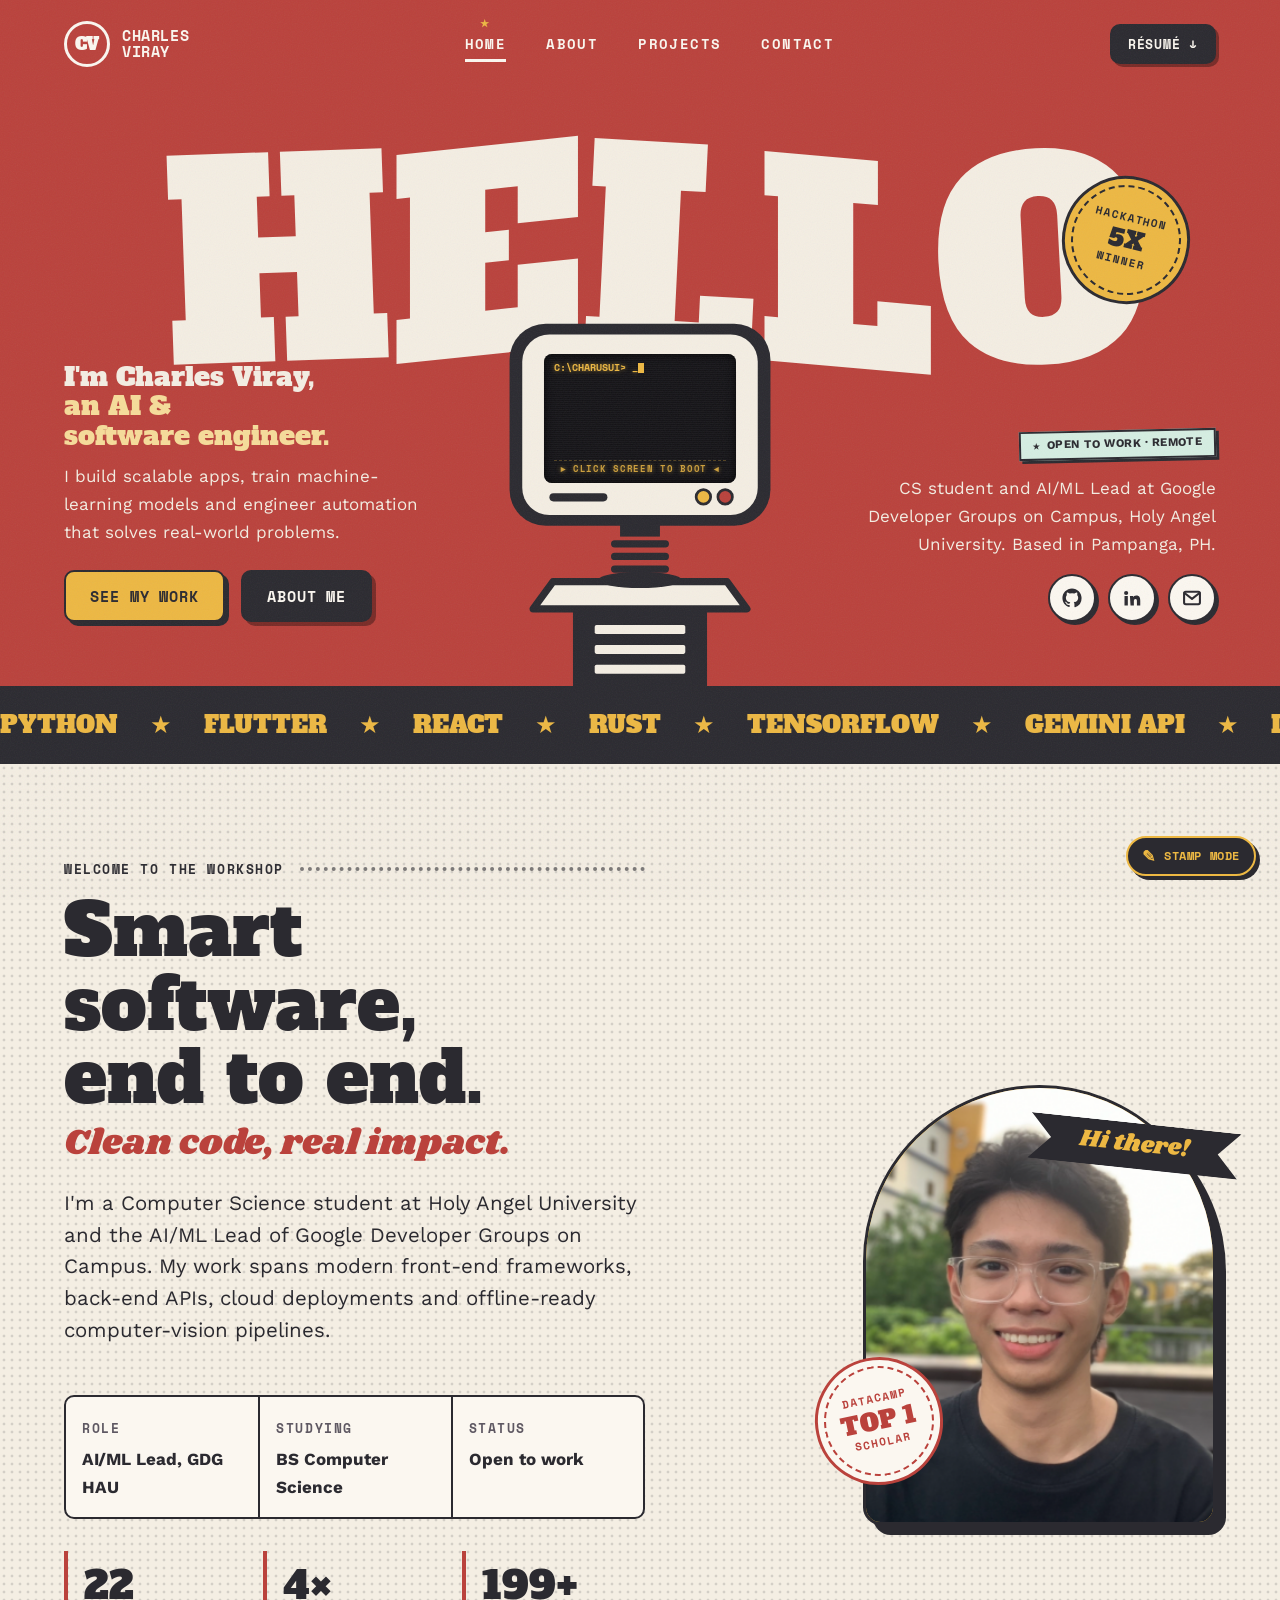
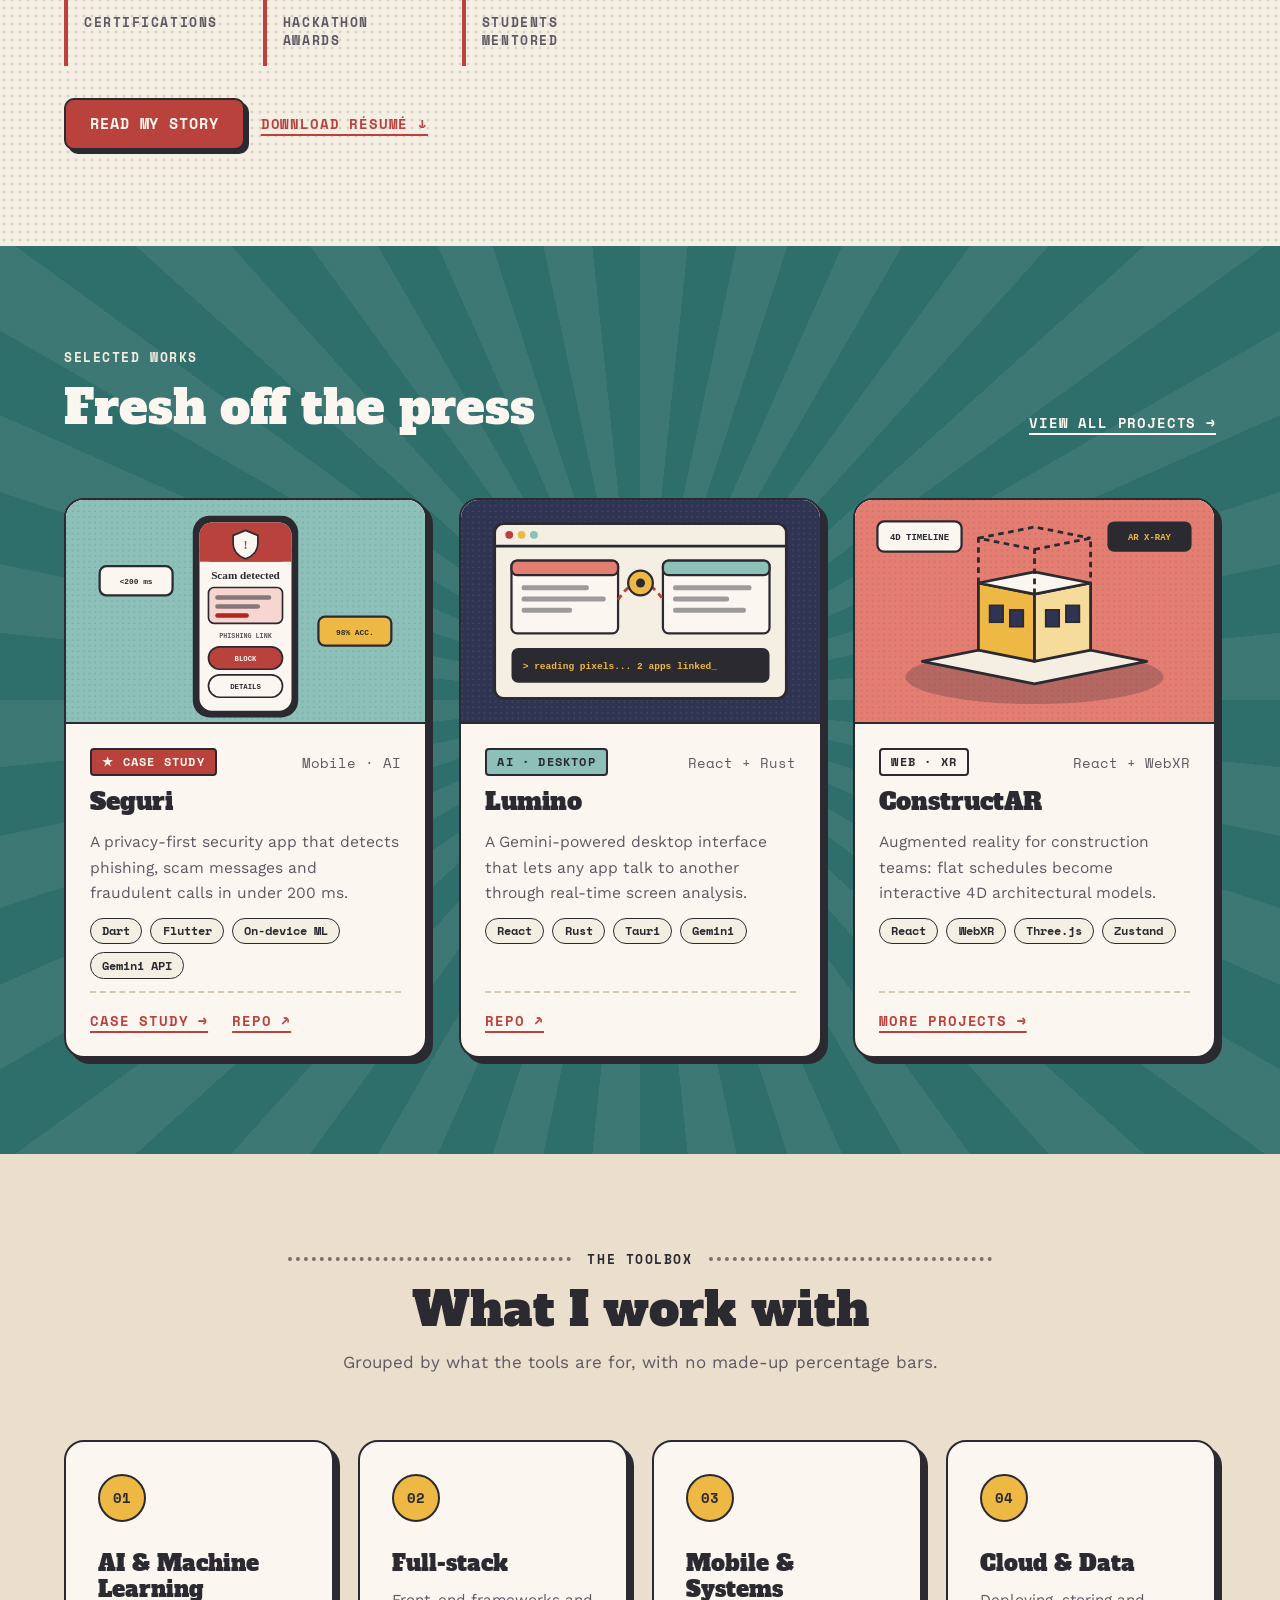
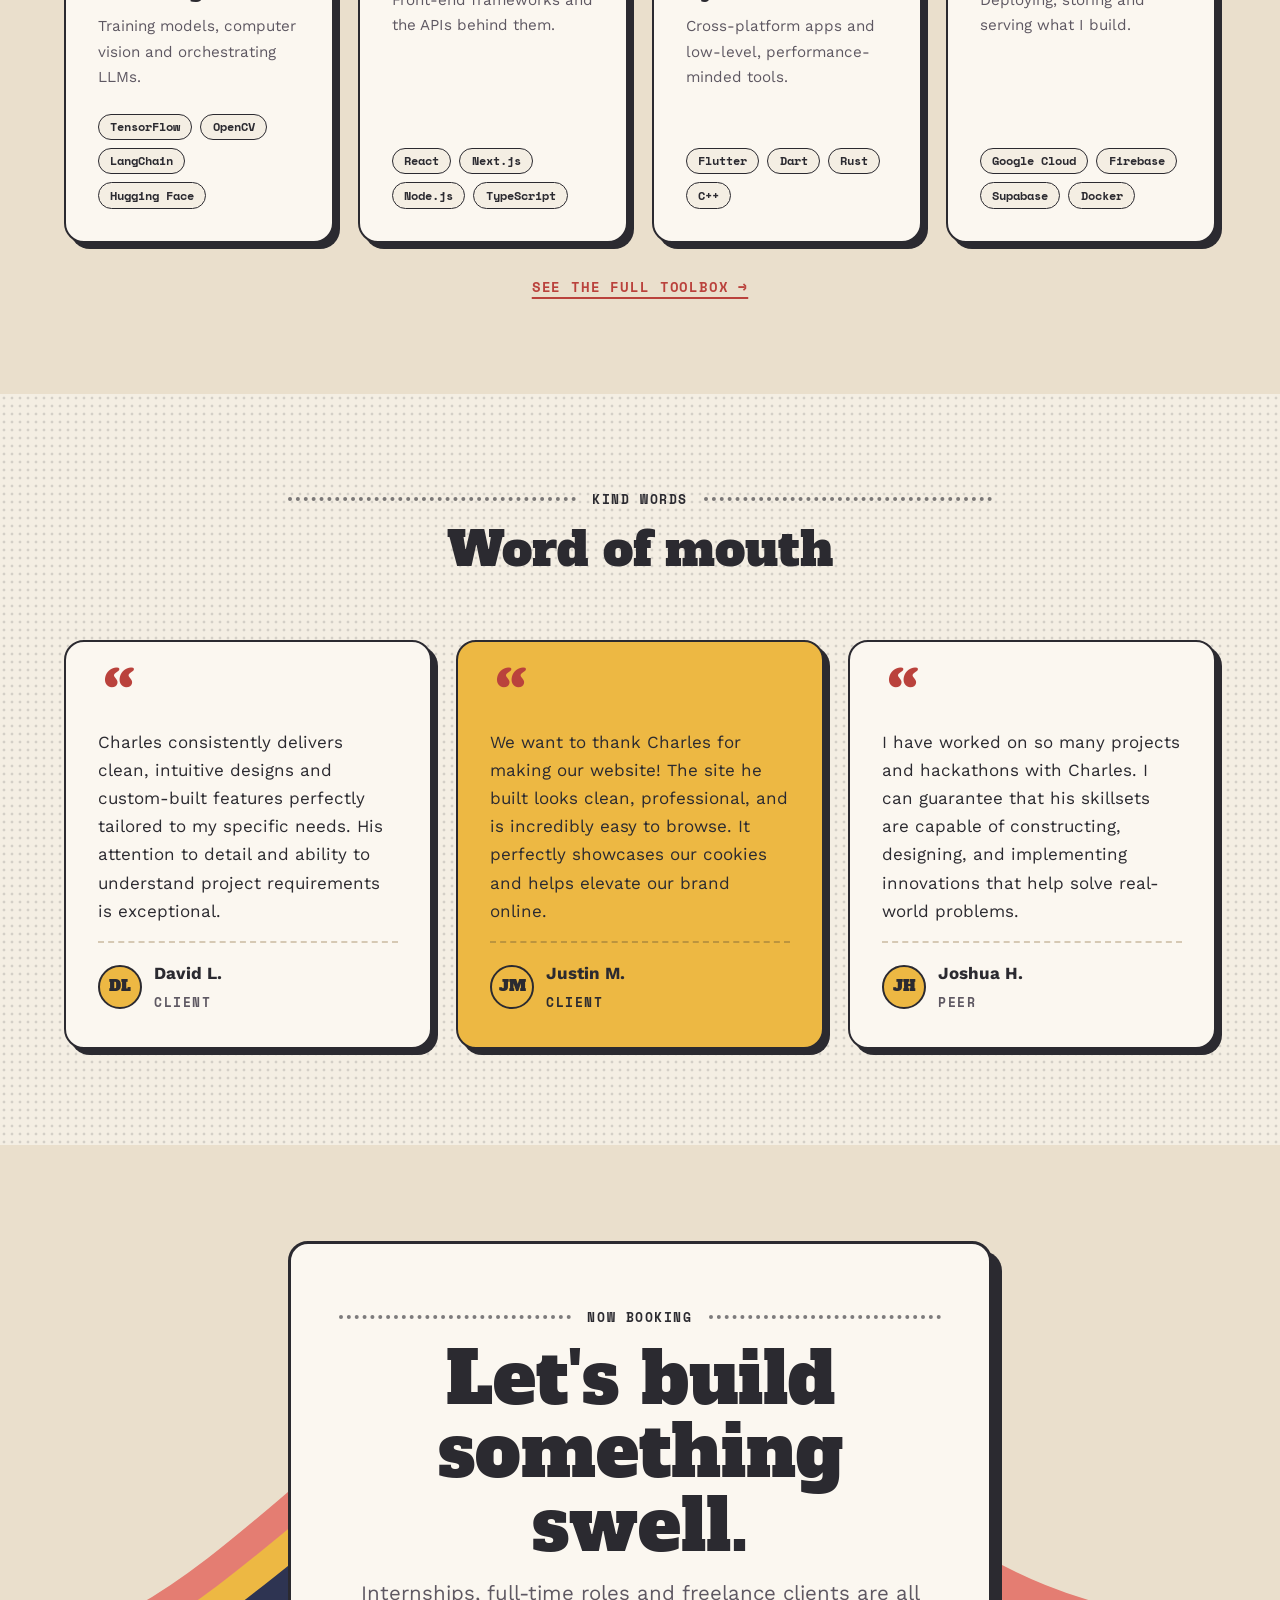
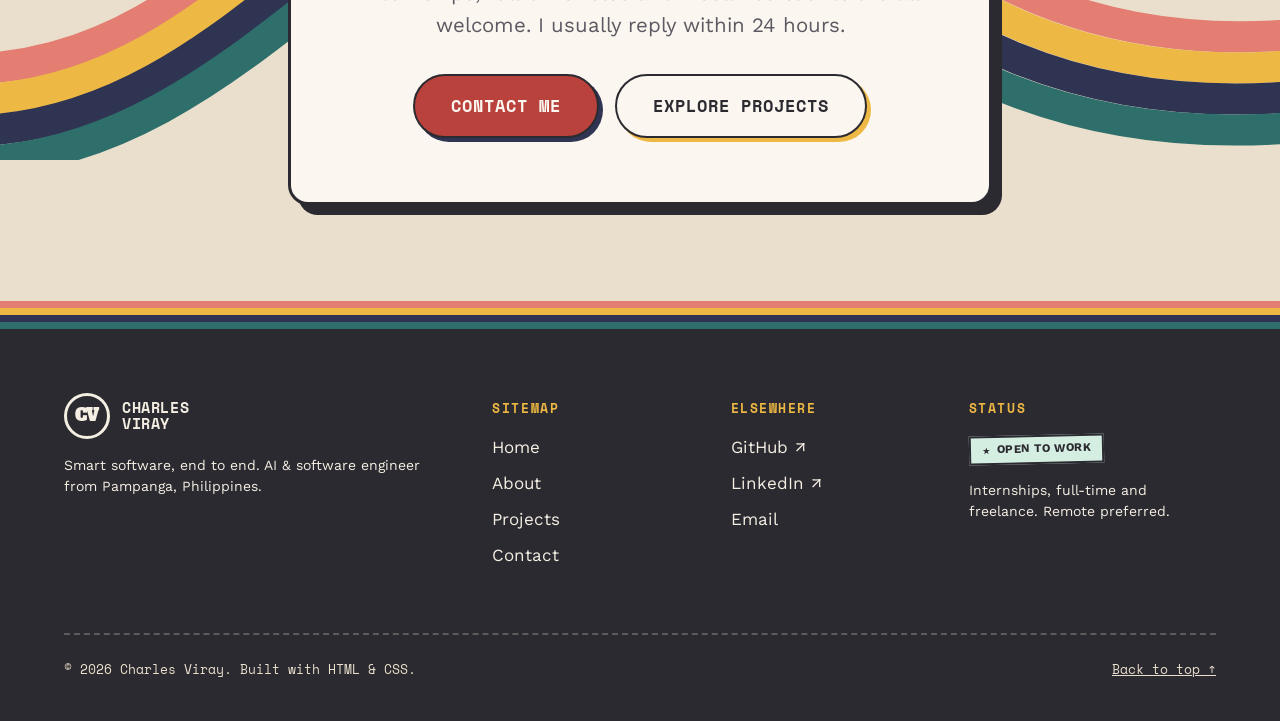
<file: index.html>
<!-- 
  Charles Dwayne Viray · Portfolio (Midterm Phase 1)
  Holy Angel University - BS Computer Science
  Retro-editorial frontend build; wireframe & design system synced to Figma.
-->
<!DOCTYPE html>
<html lang="en">
<head>
  <meta charset="UTF-8">
  <meta name="viewport" content="width=device-width, initial-scale=1.0">
  <title>Charles Viray — AI &amp; Software Engineer</title>
  <meta name="description" content="Portfolio of Charles Viray, Computer Science student, AI/ML Lead of GDG on Campus HAU, and AI & full-stack engineer from Pampanga, Philippines.">
  <link rel="preconnect" href="https://fonts.googleapis.com">
  <link rel="preconnect" href="https://fonts.gstatic.com" crossorigin>
  <link rel="stylesheet" href="https://fonts.googleapis.com/css2?family=Alfa+Slab+One&family=Shrikhand&family=Space+Mono:wght@400;700&family=Work+Sans:wght@400;500;600;700&display=swap">
  <link rel="stylesheet" href="css/style.css">
  <script src="js/main.js" defer></script>
</head>
<body>
  <a class="skip-link" href="#main">Skip to content</a>

  <header class="site-header" id="top">
    <div class="container site-header__inner">
      <a class="brand" href="index.html" aria-label="Charles Viray, home">
        <span class="brand__mark" aria-hidden="true">CV</span>
        <span class="brand__word" aria-hidden="true">Charles<br>Viray</span>
      </a>
      <nav class="site-nav" id="site-nav" aria-label="Main">
        <ul class="site-nav__list">
          <li><a class="nav-link" href="index.html" aria-current="page">Home</a></li>
          <li><a class="nav-link" href="about.html">About</a></li>
          <li><a class="nav-link" href="projects.html">Projects</a></li>
          <li><a class="nav-link" href="contact.html">Contact</a></li>
        </ul>
        <div class="site-nav__extra">
          <span class="badge badge--live">Open to work</span>
          <a class="text-link" href="mailto:viraycharlesdwayne@gmail.com">viraycharlesdwayne@gmail.com</a>
          <a class="btn btn--accent" href="assets/charles-viray-resume.pdf" download>Download résumé ↓</a>
        </div>
      </nav>
      <div class="site-header__actions">
        <a class="btn btn--dark btn--sm site-header__cta" href="assets/charles-viray-resume.pdf" download>Résumé ↓</a>
        <button class="nav-toggle" type="button" aria-controls="site-nav" aria-expanded="false">
          <span class="nav-toggle__bars" aria-hidden="true"></span>
          <span class="sr-only">Menu</span>
        </button>
      </div>
    </div>
  </header>

  <main id="main">

    <!-- Hero banner: retro PC illustration anchors flush onto the marquee ribbon on desktop -->
    <section class="hero-home bg-red" aria-labelledby="hero-name">
      <div class="container">
        <p class="hello" aria-hidden="true"><span>H</span><span>E</span><span>L</span><span>L</span><span>O</span></p>
        <div class="stamp stamp--filled hero-home__sticker" aria-hidden="true">
          <span>Hackathon<strong>5x</strong>Winner</span>
        </div>

        <div class="hero-home__row">
          <div class="hero-home__note">
            <h1 class="hero-home__name" id="hero-name">I'm Charles Viray, <span>an AI &amp; software engineer.</span></h1>
            <p>I build scalable apps, train machine-learning models and engineer automation that solves real-world problems.</p>
            <div class="btn-group">
              <a class="btn btn--accent" href="projects.html">See my work</a>
              <a class="btn btn--dark" href="about.html">About me</a>
            </div>
          </div>

          <div class="retro-pc" id="retro-pc" role="button" tabindex="0" aria-label="Interactive vintage PC monitor. Click to boot terminal.">
            <img class="hero-home__computer" src="images/illustrations/computer.svg" alt="Vintage retro workstation computer illustration" width="340" height="420">
            <div class="retro-pc__screen" aria-live="polite">
              <div class="retro-pc__text"><span class="retro-pc__body">C:\CHARUSUI&gt; _</span><span class="retro-pc__cursor" aria-hidden="true"></span></div>
              <div class="retro-pc__prompt" aria-hidden="true">► CLICK SCREEN TO BOOT ◄</div>
            </div>
          </div>

          <div class="hero-home__note hero-home__note--right">
            <span class="badge badge--live">Open to work · Remote</span>
            <p>CS student and AI/ML Lead at Google Developer Groups on Campus, Holy Angel University. Based in Pampanga, PH.</p>
            <ul class="social-list" aria-label="Social profiles">
              <li><a class="social-btn" href="https://github.com/charusui" aria-label="GitHub"><svg viewBox="0 0 24 24" fill="currentColor" aria-hidden="true"><path d="M12 .5C5.65.5.5 5.65.5 12c0 5.08 3.29 9.39 7.86 10.91.58.1.79-.25.79-.56v-2c-3.2.7-3.87-1.37-3.87-1.37-.52-1.33-1.28-1.69-1.28-1.69-1.04-.71.08-.7.08-.7 1.15.08 1.76 1.19 1.76 1.19 1.03 1.76 2.69 1.25 3.35.96.1-.75.4-1.25.73-1.54-2.55-.29-5.24-1.28-5.24-5.68 0-1.26.45-2.28 1.19-3.09-.12-.29-.52-1.46.11-3.05 0 0 .97-.31 3.17 1.18a11 11 0 0 1 5.77 0c2.2-1.49 3.17-1.18 3.17-1.18.63 1.59.23 2.76.11 3.05.74.81 1.19 1.83 1.19 3.09 0 4.41-2.69 5.39-5.25 5.67.41.36.78 1.06.78 2.14v3.17c0 .31.21.67.8.56A11.5 11.5 0 0 0 23.5 12C23.5 5.65 18.35.5 12 .5z"/></svg></a></li>
              <li><a class="social-btn" href="https://www.linkedin.com/in/charlesviray" aria-label="LinkedIn"><svg viewBox="0 0 24 24" fill="currentColor" aria-hidden="true"><path d="M4.98 3.5a2.5 2.5 0 1 1 0 5 2.5 2.5 0 0 1 0-5zM3 9.5h4V21H3zM9.5 9.5h3.8v1.6h.05c.53-1 1.83-2.05 3.77-2.05 4.03 0 4.78 2.65 4.78 6.1V21h-4v-5.1c0-1.22-.02-2.78-1.7-2.78-1.7 0-1.96 1.33-1.96 2.7V21h-4z"/></svg></a></li>
              <li><a class="social-btn" href="mailto:viraycharlesdwayne@gmail.com" aria-label="Email"><svg viewBox="0 0 24 24" fill="none" stroke="currentColor" stroke-width="2.5" stroke-linecap="round" stroke-linejoin="round" aria-hidden="true"><rect x="2.5" y="4.5" width="19" height="15" rx="2"/><path d="m3 6 9 7 9-7"/></svg></a></li>
            </ul>
          </div>
        </div>
      </div>
    </section>

    <!-- Live tech ribbon running on CSS marquee animation -->
    <div class="marquee" aria-hidden="true">
      <div class="marquee__track">
        <div class="marquee__group">Python <span>★</span> Flutter <span>★</span> React <span>★</span> Rust <span>★</span> TensorFlow <span>★</span> Gemini API <span>★</span> LangChain <span>★</span> Google Cloud <span>★</span></div>
        <div class="marquee__group">Python <span>★</span> Flutter <span>★</span> React <span>★</span> Rust <span>★</span> TensorFlow <span>★</span> Gemini API <span>★</span> LangChain <span>★</span> Google Cloud <span>★</span></div>
      </div>
    </div>

    <!-- Workshop intro & fast stats for Holy Angel Univ midterm review -->
    <section class="section intro texture-halftone" aria-labelledby="intro-title">
      <div class="container intro__grid">
        <div>
          <p class="label label-rule label-rule--left">Welcome to the workshop</p>
          <h2 class="intro__title h1" id="intro-title">Smart software, end to end.</h2>
          <p class="script">Clean code, real impact.</p>
          <div class="intro__text">
            <p class="lead">I'm a Computer Science student at Holy Angel University and the AI/ML Lead of Google Developer Groups on Campus. My work spans modern front-end frameworks, back-end APIs, cloud deployments and offline-ready computer-vision pipelines.</p>
          </div>
          <dl class="fact-row">
            <div><dt class="label">Role</dt><dd>AI/ML Lead, GDG HAU</dd></div>
            <div><dt class="label">Studying</dt><dd>BS Computer Science</dd></div>
            <div><dt class="label">Status</dt><dd>Open to work</dd></div>
          </dl>
          <div class="stat-strip">
            <div><strong>23</strong><span class="label text-muted">Certifications</span></div>
            <div><strong>5×</strong><span class="label text-muted">Hackathon awards</span></div>
            <div><strong>200+</strong><span class="label text-muted">Students mentored</span></div>
          </div>
          <div class="btn-group btn-group--spaced">
            <a class="btn btn--primary" href="about.html">Read my story</a>
            <a class="text-link" href="assets/charles-viray-resume.pdf" download>Download résumé ↓</a>
          </div>
        </div>

        <div class="portrait">
          <div class="portrait__frame">
            <img src="images/charles-viray.png" alt="Portrait of Charles Viray smiling, wearing clear glasses" width="347" height="388">
          </div>
          <span class="ribbon ribbon--ink portrait__ribbon">Hi there!</span>
          <div class="stamp" aria-hidden="true"><span>DataCamp<strong>Top 1</strong>Scholar</span></div>
        </div>
      </div>
    </section>

    <!-- Flagship projects: Seguri case study + active repos -->
    <section class="section featured bg-teal sunburst" aria-labelledby="featured-title">
      <div class="container">
        <div class="section-heading section-heading--split">
          <div>
            <p class="label">Selected works</p>
            <h2 id="featured-title">Fresh off the press</h2>
          </div>
          <a class="text-link" href="projects.html">View all projects →</a>
        </div>

        <div class="projects-grid">
          <article class="project-card">
            <a class="project-card__media" href="case-study.html" tabindex="-1" aria-hidden="true">
              <img src="images/projects/seguri.svg" alt="" width="640" height="400" loading="lazy">
            </a>
            <div class="project-card__body">
              <div class="project-card__meta"><span class="badge badge--red">★ Case study</span><span class="project-card__year">Mobile · AI</span></div>
              <h3 class="project-card__title"><a href="case-study.html">Seguri</a></h3>
              <p class="project-card__desc">A privacy-first security app that detects phishing, scam messages and fraudulent calls in under 200 ms.</p>
              <ul class="tag-list" aria-label="Technologies used">
                <li class="tag">Dart</li><li class="tag">Flutter</li><li class="tag">On-device ML</li><li class="tag">Gemini API</li>
              </ul>
              <div class="project-card__links">
                <a class="text-link" href="case-study.html">Case study →</a>
                <a class="text-link" href="https://github.com/charusui/Seguri_git">Repo ↗</a>
              </div>
            </div>
          </article>

          <article class="project-card">
            <a class="project-card__media" href="https://github.com/charusui/Lumino_Git" tabindex="-1" aria-hidden="true">
              <img src="images/projects/lumino.svg" alt="" width="640" height="400" loading="lazy">
            </a>
            <div class="project-card__body">
              <div class="project-card__meta"><span class="badge badge--teal">AI · Desktop</span><span class="project-card__year">React + Rust</span></div>
              <h3 class="project-card__title"><a href="https://github.com/charusui/Lumino_Git">Lumino</a></h3>
              <p class="project-card__desc">A Gemini-powered desktop interface that lets any app talk to another through real-time screen analysis.</p>
              <ul class="tag-list" aria-label="Technologies used">
                <li class="tag">React</li><li class="tag">Rust</li><li class="tag">Tauri</li><li class="tag">Gemini</li>
              </ul>
              <div class="project-card__links">
                <a class="text-link" href="https://github.com/charusui/Lumino_Git">Repo ↗</a>
              </div>
            </div>
          </article>

          <article class="project-card">
            <a class="project-card__media" href="projects.html" tabindex="-1" aria-hidden="true">
              <img src="images/projects/constructar.svg" alt="" width="640" height="400" loading="lazy">
            </a>
            <div class="project-card__body">
              <div class="project-card__meta"><span class="badge">Web · XR</span><span class="project-card__year">React + WebXR</span></div>
              <h3 class="project-card__title"><a href="projects.html">ConstructAR</a></h3>
              <p class="project-card__desc">Augmented reality for construction teams: flat schedules become interactive 4D architectural models.</p>
              <ul class="tag-list" aria-label="Technologies used">
                <li class="tag">React</li><li class="tag">WebXR</li><li class="tag">Three.js</li><li class="tag">Zustand</li>
              </ul>
              <div class="project-card__links">
                <a class="text-link" href="projects.html">More projects →</a>
              </div>
            </div>
          </article>
        </div>
      </div>
    </section>

    <!-- Primary tech stack grouped by category instead of arbitrary proficiency bars -->
    <section class="section bg-alt" aria-labelledby="skills-title">
      <div class="container">
        <div class="section-heading section-heading--center">
          <p class="label label-rule">The toolbox</p>
          <h2 id="skills-title">What I work with</h2>
          <p class="text-muted">Grouped by what the tools are for, with no made-up percentage bars.</p>
        </div>

        <div class="skills-grid">
          <article class="card skill-card">
            <span class="card-number">01</span>
            <h3>AI &amp; Machine Learning</h3>
            <p>Training models, computer vision and orchestrating LLMs.</p>
            <ul class="tag-list"><li class="tag">TensorFlow</li><li class="tag">OpenCV</li><li class="tag">LangChain</li><li class="tag">Hugging Face</li></ul>
          </article>
          <article class="card skill-card">
            <span class="card-number">02</span>
            <h3>Full-stack</h3>
            <p>Front-end frameworks and the APIs behind them.</p>
            <ul class="tag-list"><li class="tag">React</li><li class="tag">Next.js</li><li class="tag">Node.js</li><li class="tag">TypeScript</li></ul>
          </article>
          <article class="card skill-card">
            <span class="card-number">03</span>
            <h3>Mobile &amp; Systems</h3>
            <p>Cross-platform apps and low-level, performance-minded tools.</p>
            <ul class="tag-list"><li class="tag">Flutter</li><li class="tag">Dart</li><li class="tag">Rust</li><li class="tag">C++</li></ul>
          </article>
          <article class="card skill-card">
            <span class="card-number">04</span>
            <h3>Cloud &amp; Data</h3>
            <p>Deploying, storing and serving what I build.</p>
            <ul class="tag-list"><li class="tag">Google Cloud</li><li class="tag">Firebase</li><li class="tag">Supabase</li><li class="tag">Docker</li></ul>
          </article>
        </div>

        <p class="btn-group btn-group--center"><a class="text-link" href="about.html#skills">See the full toolbox →</a></p>
      </div>
    </section>

    <!-- Client feedback collected from freelance work and hackathon teammates -->
    <section class="section texture-halftone" aria-labelledby="testimonials-title">
      <div class="container">
        <div class="section-heading section-heading--center">
          <p class="label label-rule">Kind words</p>
          <h2 id="testimonials-title">Word of mouth</h2>
        </div>
        <div class="cols-3 testimonials-grid">
          <figure class="card testimonial">
            <span class="testimonial__mark" aria-hidden="true">“</span>
            <blockquote>Charles consistently delivers clean, intuitive designs and custom-built features perfectly tailored to my specific needs. His attention to detail and ability to understand project requirements is exceptional.</blockquote>
            <footer><span class="testimonial__avatar" aria-hidden="true">DL</span><span><span class="testimonial__name">David L.</span><span class="label text-muted">Client</span></span></footer>
          </figure>
          <figure class="card card--mustard testimonial">
            <span class="testimonial__mark" aria-hidden="true">“</span>
            <blockquote>We want to thank Charles for making our website! The site he built looks clean, professional, and is incredibly easy to browse. It perfectly showcases our cookies and helps elevate our brand online.</blockquote>
            <footer><span class="testimonial__avatar" aria-hidden="true">JM</span><span><span class="testimonial__name">Justin M.</span><span class="label">Client</span></span></footer>
          </figure>
          <figure class="card testimonial">
            <span class="testimonial__mark" aria-hidden="true">“</span>
            <blockquote>I have worked on so many projects and hackathons with Charles. I can guarantee that his skillsets are capable of constructing, designing, and implementing innovations that help solve real-world problems.</blockquote>
            <footer><span class="testimonial__avatar" aria-hidden="true">JH</span><span><span class="testimonial__name">Joshua H.</span><span class="label text-muted">Peer</span></span></footer>
          </figure>
        </div>
      </div>
    </section>

    <!-- Booking banner: links straight to contact.html -->
    <section class="section cta bg-alt" aria-labelledby="cta-title">
      <img class="cta__swoosh" src="images/illustrations/swoosh.svg" alt="" width="1400" height="520">
      <div class="container">
        <div class="cta__panel">
          <p class="label label-rule">Now booking</p>
          <h2 id="cta-title" class="h1">Let's build something swell.</h2>
          <p class="lead text-muted">Internships, full-time roles and freelance clients are all welcome. I usually reply within 24 hours.</p>
          <div class="btn-group btn-group--center">
            <a class="btn btn--primary btn--pill btn--lg btn--shadow-navy" href="contact.html">Contact me</a>
            <a class="btn btn--secondary btn--pill btn--lg btn--shadow-mustard" href="projects.html">Explore projects</a>
          </div>
        </div>
      </div>
    </section>
  </main>

  <footer class="site-footer">
    <div class="stripes" aria-hidden="true"></div>
    <div class="container">
      <div class="site-footer__grid">
        <div>
          <a class="brand" href="index.html" aria-label="Charles Viray, home">
            <span class="brand__mark" aria-hidden="true">CV</span>
            <span class="brand__word" aria-hidden="true">Charles<br>Viray</span>
          </a>
          <p class="small">Smart software, end to end. AI &amp; software engineer from Pampanga, Philippines.</p>
        </div>
        <nav aria-label="Footer">
          <p class="label site-footer__title">Sitemap</p>
          <ul class="site-footer__links">
            <li><a href="index.html">Home</a></li>
            <li><a href="about.html">About</a></li>
            <li><a href="projects.html">Projects</a></li>
            <li><a href="contact.html">Contact</a></li>
          </ul>
        </nav>
        <div>
          <p class="label site-footer__title">Elsewhere</p>
          <ul class="site-footer__links">
            <li><a href="https://github.com/charusui">GitHub ↗</a></li>
            <li><a href="https://www.linkedin.com/in/charlesviray">LinkedIn ↗</a></li>
            <li><a href="mailto:viraycharlesdwayne@gmail.com">Email</a></li>
          </ul>
        </div>
        <div>
          <p class="label site-footer__title">Status</p>
          <p><span class="badge badge--live">Open to work</span></p>
          <p class="small">Internships, full-time and freelance. Remote preferred.</p>
        </div>
      </div>
      <div class="site-footer__bottom">
        <p>© <span data-year>2026</span> Charles Viray. Built with HTML &amp; CSS.</p>
        <a href="#top">Back to top ↑</a>
      </div>
    </div>
  </footer>
</body>
</html>
</file>
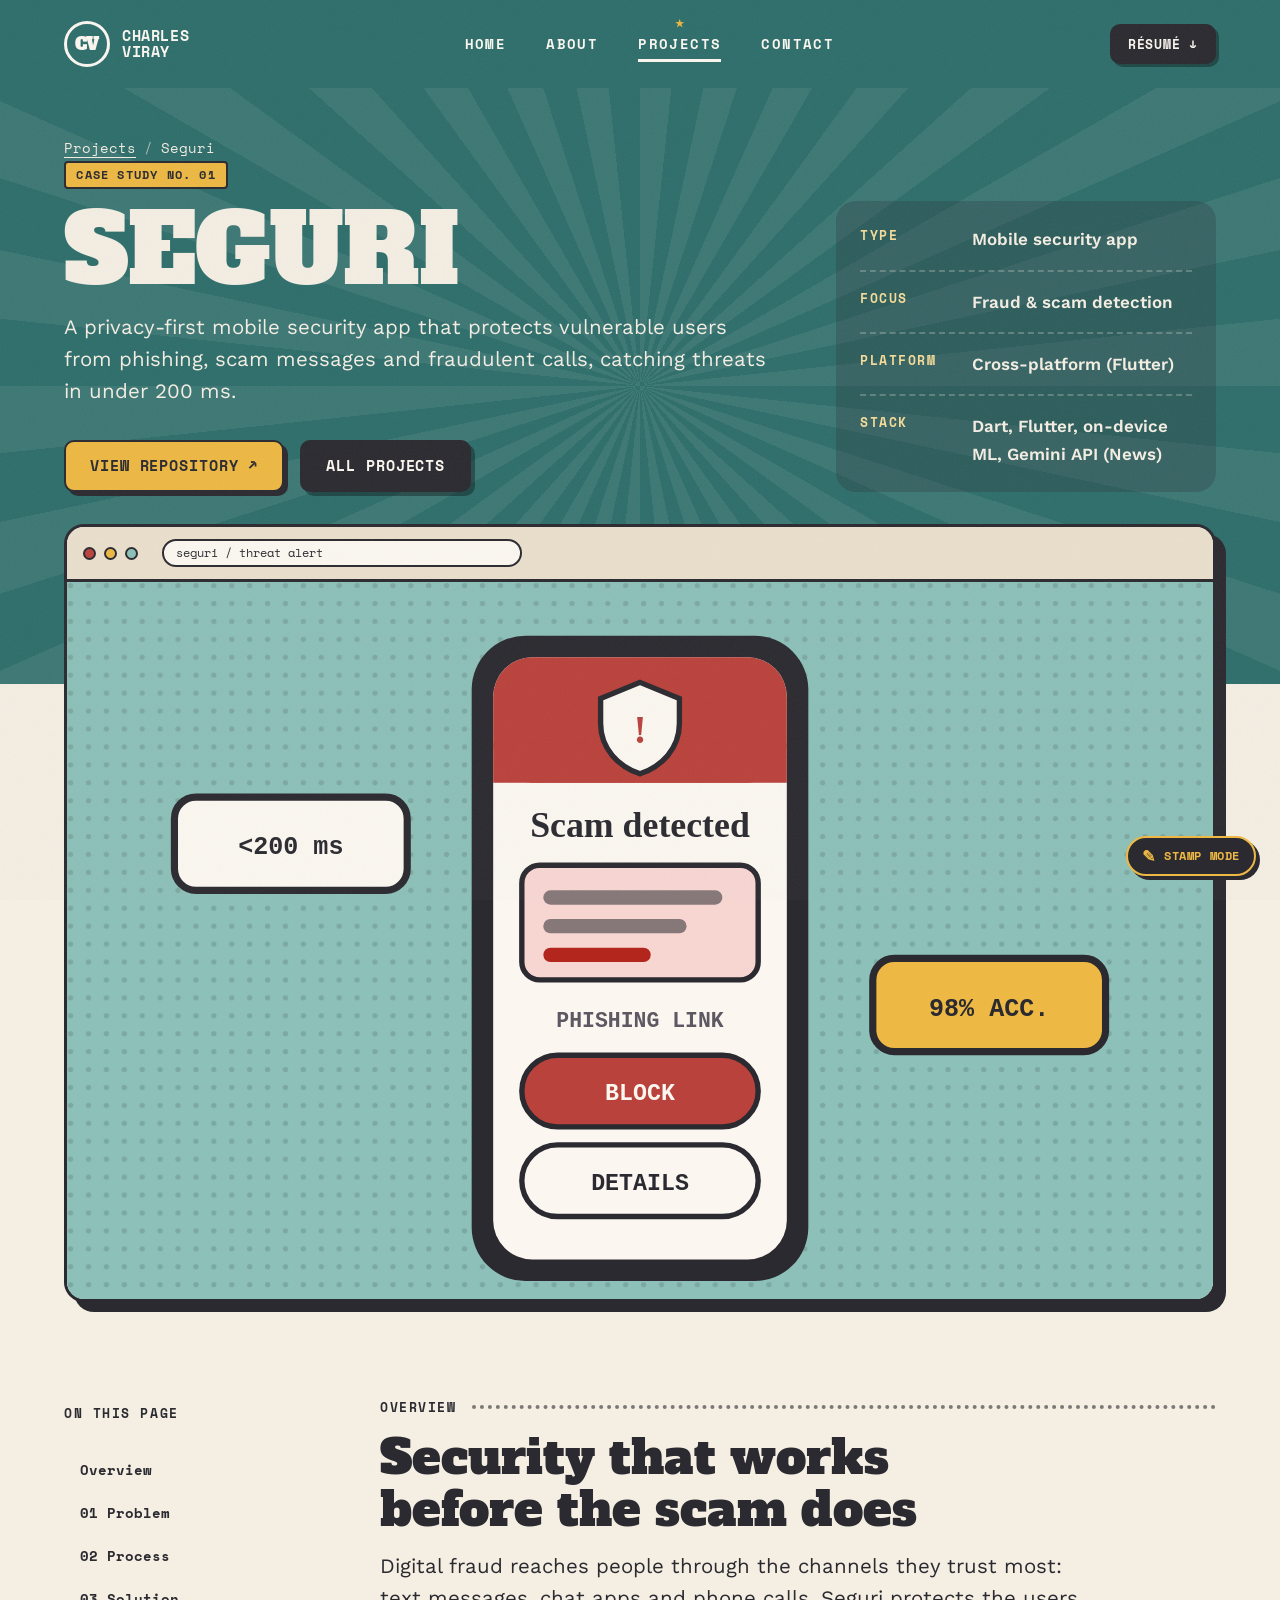
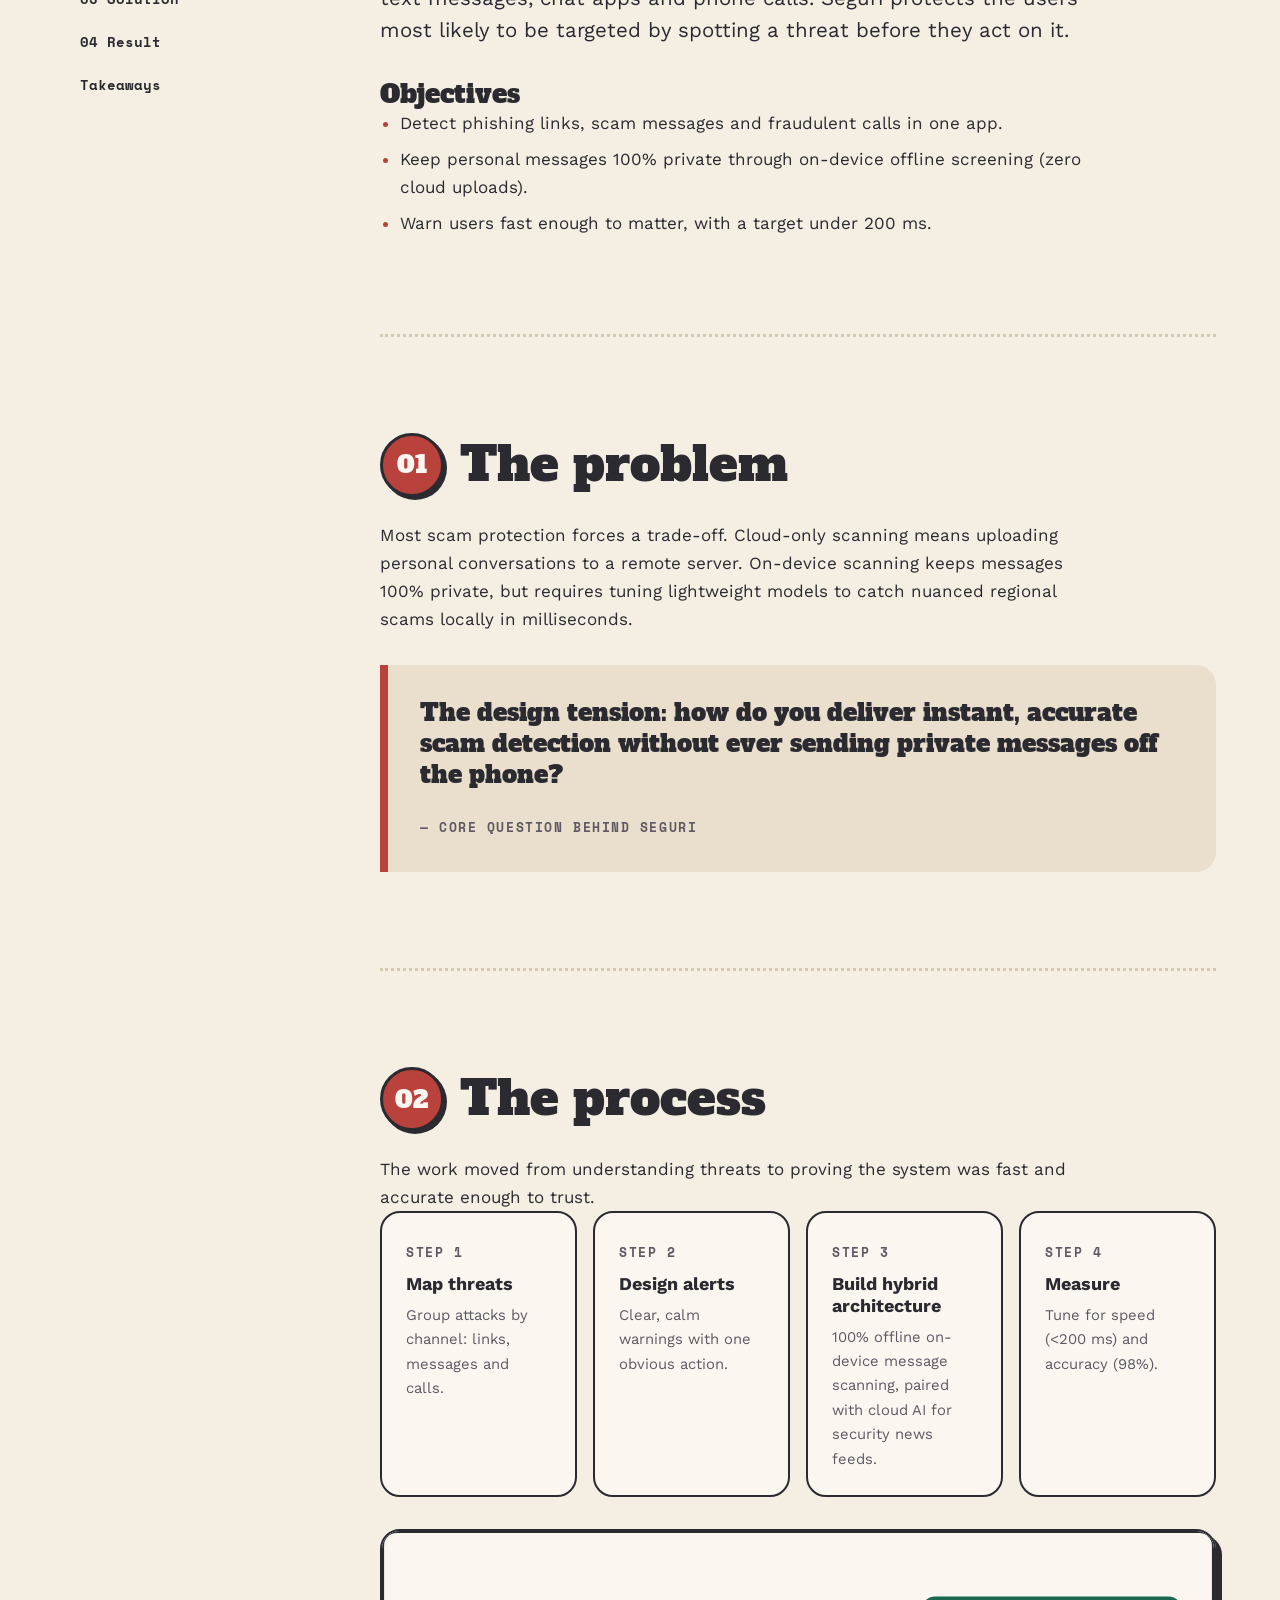
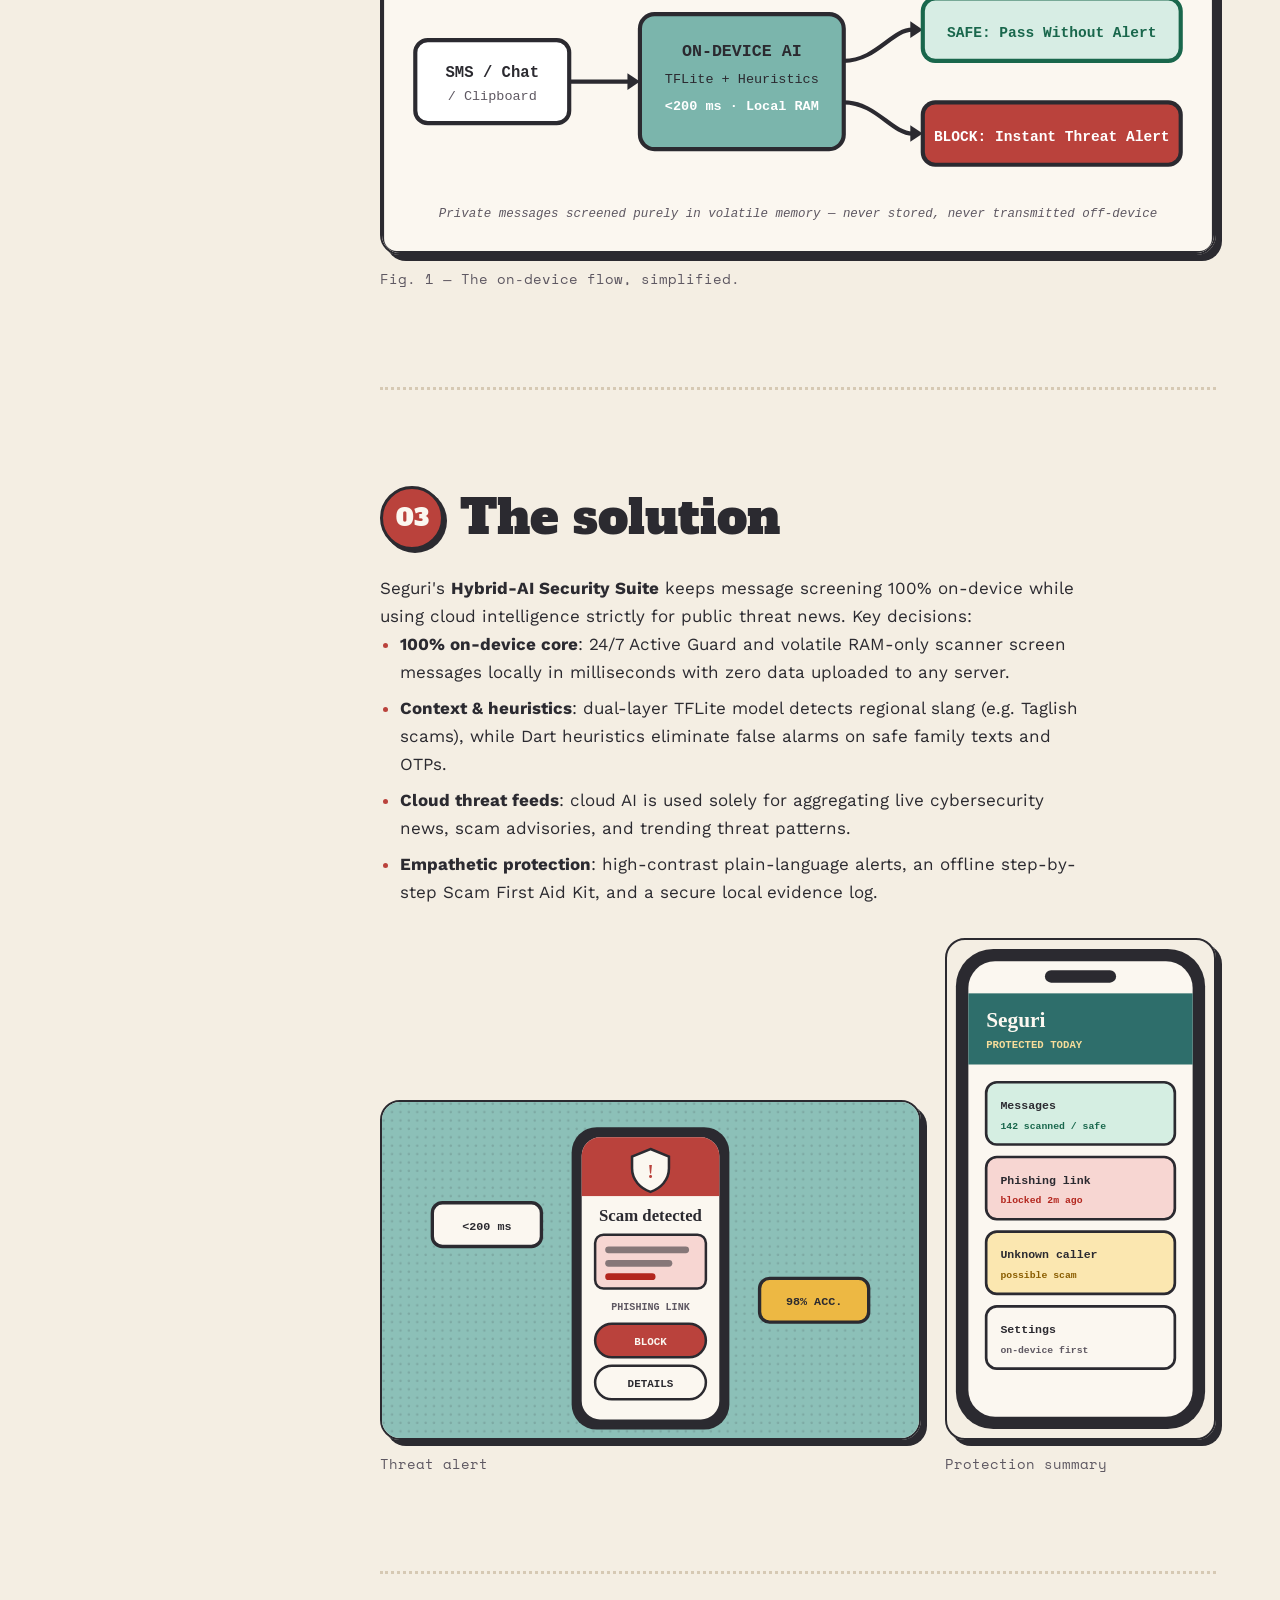
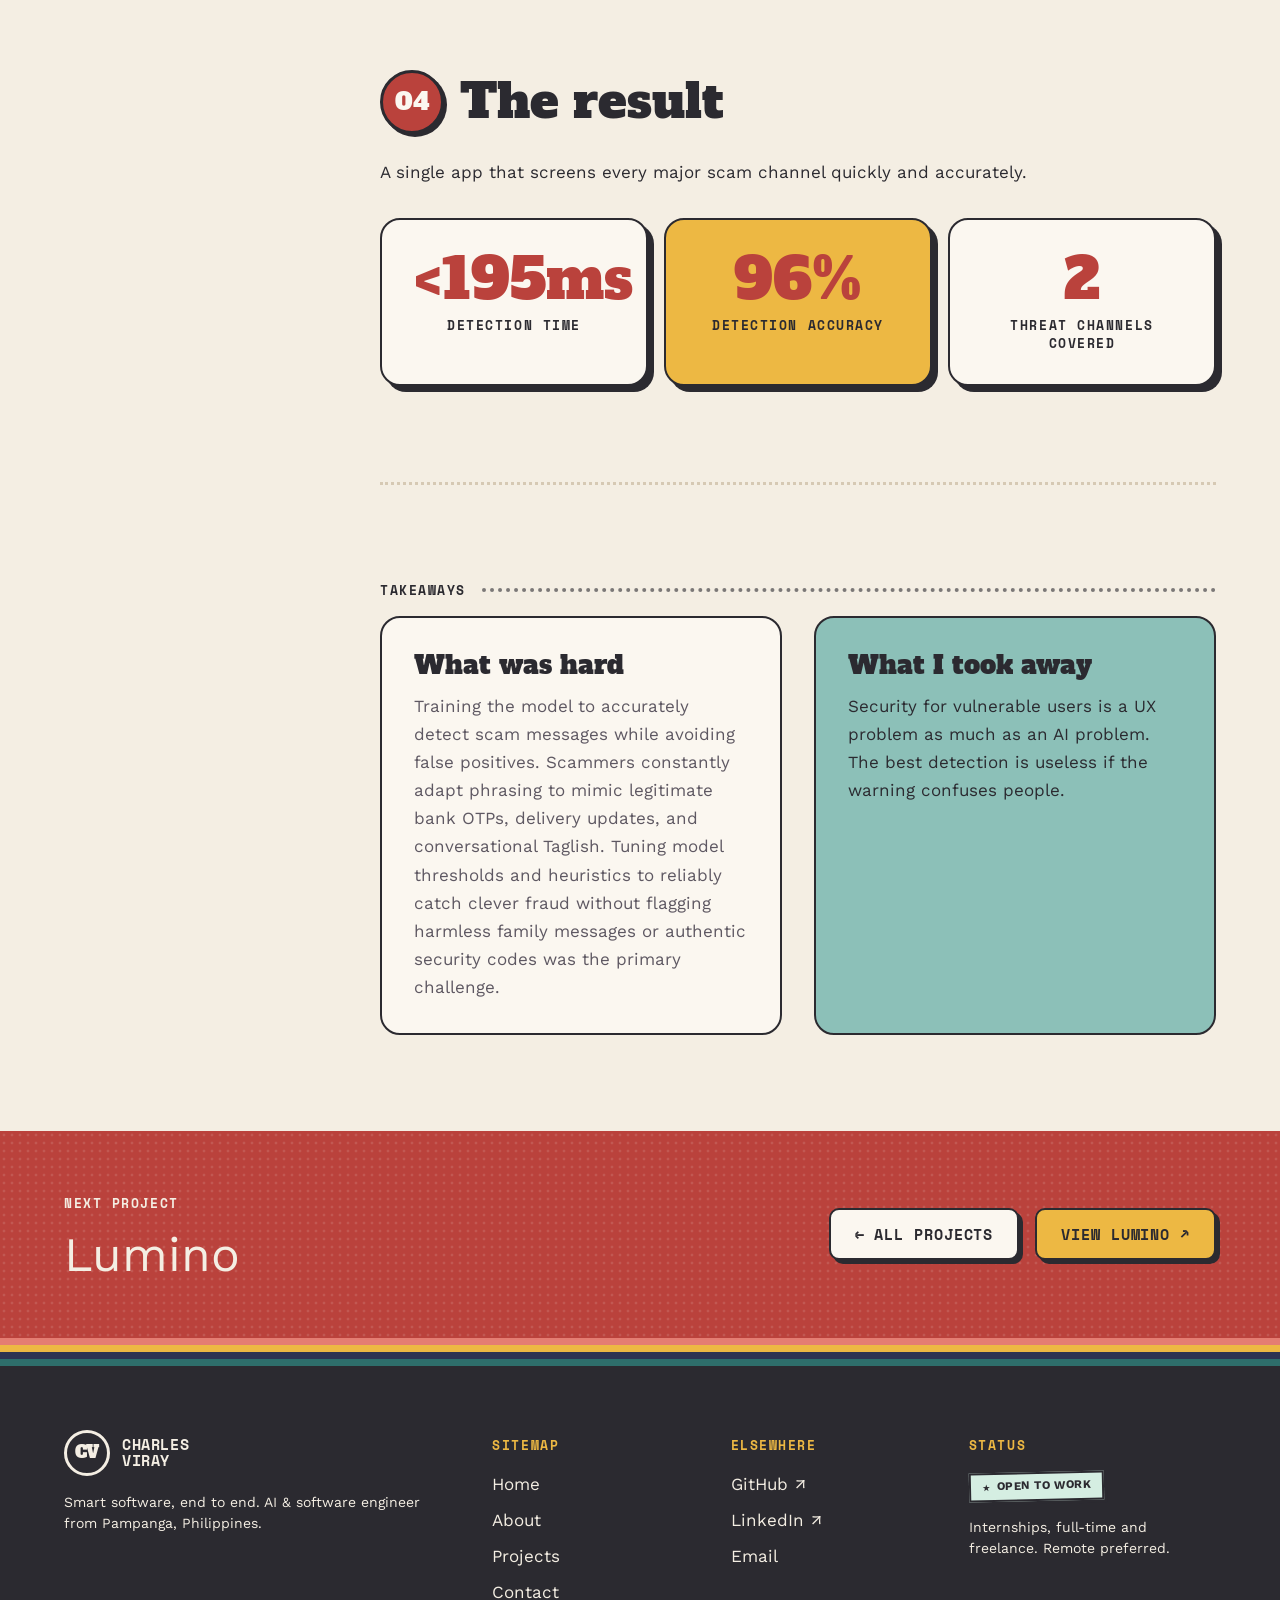
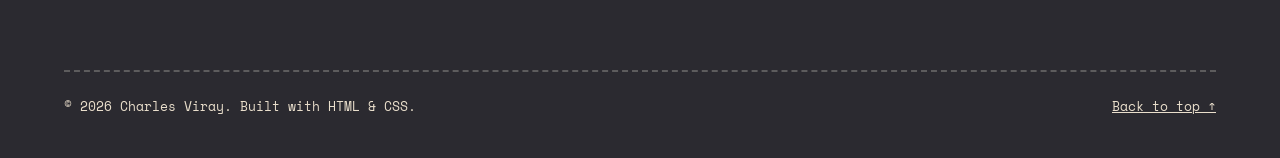
<file: case-study.html>
<!-- 
  Charles Dwayne Viray · Seguri Case Study
  Hybrid-AI mobile security architecture breakdown
  Includes verified hackathon metrics (<200ms latency, 98% accuracy)
-->
<!DOCTYPE html>
<html lang="en">
<head>
  <meta charset="UTF-8">
  <meta name="viewport" content="width=device-width, initial-scale=1.0">
  <title>Seguri Case Study — Charles Viray</title>
  <meta name="description" content="How Seguri, a privacy-first mobile security app, detects phishing, scam messages and fraudulent calls in under 200 ms.">
  <link rel="preconnect" href="https://fonts.googleapis.com">
  <link rel="preconnect" href="https://fonts.gstatic.com" crossorigin>
  <link rel="stylesheet" href="https://fonts.googleapis.com/css2?family=Alfa+Slab+One&family=Shrikhand&family=Space+Mono:wght@400;700&family=Work+Sans:wght@400;500;600;700&display=swap">
  <link rel="stylesheet" href="css/style.css">
  <script src="js/main.js" defer></script>
</head>
<body>
  <a class="skip-link" href="#main">Skip to content</a>

  <header class="site-header site-header--teal" id="top">
    <div class="container site-header__inner">
      <a class="brand" href="index.html" aria-label="Charles Viray, home">
        <span class="brand__mark" aria-hidden="true">CV</span>
        <span class="brand__word" aria-hidden="true">Charles<br>Viray</span>
      </a>
      <nav class="site-nav" id="site-nav" aria-label="Main">
        <ul class="site-nav__list">
          <li><a class="nav-link" href="index.html">Home</a></li>
          <li><a class="nav-link" href="about.html">About</a></li>
          <li><a class="nav-link" href="projects.html" aria-current="page">Projects</a></li>
          <li><a class="nav-link" href="contact.html">Contact</a></li>
        </ul>
        <div class="site-nav__extra">
          <span class="badge badge--live">Open to work</span>
          <a class="text-link" href="mailto:viraycharlesdwayne@gmail.com">viraycharlesdwayne@gmail.com</a>
          <a class="btn btn--accent" href="assets/charles-viray-resume.pdf" download>Download résumé ↓</a>
        </div>
      </nav>
      <div class="site-header__actions">
        <a class="btn btn--dark btn--sm site-header__cta" href="assets/charles-viray-resume.pdf" download>Résumé ↓</a>
        <button class="nav-toggle" type="button" aria-controls="site-nav" aria-expanded="false">
          <span class="nav-toggle__bars" aria-hidden="true"></span>
          <span class="sr-only">Menu</span>
        </button>
      </div>
    </div>
  </header>

  <main id="main">

    <!-- Case hero: project metadata and quick breadcrumb navigation -->
    <section class="case-hero bg-teal sunburst" aria-labelledby="case-title">
      <div class="container">
        <nav aria-label="Breadcrumb">
          <ol class="breadcrumb">
            <li><a href="projects.html">Projects</a></li>
            <li aria-current="page">Seguri</li>
          </ol>
        </nav>
        <div class="case-hero__grid">
          <div>
            <span class="badge badge--mustard">Case study No. 01</span>
            <h1 class="display" id="case-title">Seguri</h1>
            <p class="lead">A privacy-first mobile security app that protects vulnerable users from phishing, scam messages and fraudulent calls, catching threats in under 200 ms.</p>
            <div class="btn-group btn-group--spaced">
              <a class="btn btn--accent" href="https://github.com/charusui/Seguri_git">View repository ↗</a>
              <a class="btn btn--dark" href="projects.html">All projects</a>
            </div>
          </div>
          <dl class="meta-list">
            <div><dt>Type</dt><dd>Mobile security app</dd></div>
            <div><dt>Focus</dt><dd>Fraud &amp; scam detection</dd></div>
            <div><dt>Platform</dt><dd>Cross-platform (Flutter)</dd></div>
            <div><dt>Stack</dt><dd>Dart, Flutter, on-device ML, Gemini API (News)</dd></div>
          </dl>
        </div>
      </div>
    </section>

    <div class="container case-shot">
      <div class="browser">
        <div class="browser__bar" aria-hidden="true"><i></i><i></i><i></i><span class="browser__url">seguri / threat alert</span></div>
        <img src="images/projects/seguri.svg" alt="Illustration of Seguri's scam-detected alert screen with block and details buttons" width="640" height="400">
      </div>
    </div>

    <!-- Deep-dive sections: problem framing, architecture, and takeaways -->
    <section class="section">
      <div class="container case-layout">
        <nav class="case-toc" aria-label="On this page">
          <p class="label">On this page</p>
          <ol class="case-toc__list">
            <li><a href="#overview" aria-current="true">Overview</a></li>
            <li><a href="#problem">01 Problem</a></li>
            <li><a href="#process">02 Process</a></li>
            <li><a href="#solution">03 Solution</a></li>
            <li><a href="#result">04 Result</a></li>
            <li><a href="#lessons">Takeaways</a></li>
          </ol>
        </nav>

        <div>
          <article class="case-section" id="overview">
            <p class="label label-rule label-rule--left">Overview</p>
            <div class="prose">
              <h2>Security that works before the scam does</h2>
              <p class="lead">Digital fraud reaches people through the channels they trust most: text messages, chat apps and phone calls. Seguri protects the users most likely to be targeted by spotting a threat before they act on it.</p>
              <h3>Objectives</h3>
              <ul>
                <li>Detect phishing links, scam messages and fraudulent calls in one app.</li>
                <li>Keep personal messages 100% private through on-device offline screening (zero cloud uploads).</li>
                <li>Warn users fast enough to matter, with a target under 200 ms.</li>
              </ul>
            </div>
          </article>

          <article class="case-section" id="problem">
            <header class="case-section__head"><span class="step-no" aria-hidden="true">01</span><h2>The problem</h2></header>
            <div class="prose">
              <p>Most scam protection forces a trade-off. Cloud-only scanning means uploading personal conversations to a remote server. On-device scanning keeps messages 100% private, but requires tuning lightweight models to catch nuanced regional scams locally in milliseconds.</p>
            </div>
            <blockquote class="quote-card">
              <p>The design tension: how do you deliver instant, accurate scam detection without ever sending private messages off the phone?</p>
              <footer class="label text-muted">— Core question behind Seguri</footer>
            </blockquote>
          </article>

          <article class="case-section" id="process">
            <header class="case-section__head"><span class="step-no" aria-hidden="true">02</span><h2>The process</h2></header>
            <div class="prose">
              <p>The work moved from understanding threats to proving the system was fast and accurate enough to trust.</p>
            </div>
            <ol class="process-steps">
              <li class="card card--flat"><span class="label text-muted">Step 1</span><h4>Map threats</h4><p>Group attacks by channel: links, messages and calls.</p></li>
              <li class="card card--flat"><span class="label text-muted">Step 2</span><h4>Design alerts</h4><p>Clear, calm warnings with one obvious action.</p></li>
              <li class="card card--flat"><span class="label text-muted">Step 3</span><h4>Build hybrid architecture</h4><p>100% offline on-device message scanning, paired with cloud AI for security news feeds.</p></li>
              <li class="card card--flat"><span class="label text-muted">Step 4</span><h4>Measure</h4><p>Tune for speed (&lt;200 ms) and accuracy (98%).</p></li>
            </ol>
            <!-- Architecture diagram: simplified on-device flow SVG -->
            <figure class="figure">
              <img src="images/projects/seguri-flow.svg" alt="Diagram: on-device AI screens messages offline; safe items pass without alert, threats trigger an instant block" width="800" height="310" loading="lazy">
              <figcaption>Fig. 1 — The on-device flow, simplified.</figcaption>
            </figure>
          </article>

          <article class="case-section" id="solution">
            <header class="case-section__head"><span class="step-no" aria-hidden="true">03</span><h2>The solution</h2></header>
            <div class="prose">
              <p>Seguri's <strong>Hybrid-AI Security Suite</strong> keeps message screening 100% on-device while using cloud intelligence strictly for public threat news. Key decisions:</p>
              <ul>
                <li><strong>100% on-device core</strong>: 24/7 Active Guard and volatile RAM-only scanner screen messages locally in milliseconds with zero data uploaded to any server.</li>
                <li><strong>Context &amp; heuristics</strong>: dual-layer TFLite model detects regional slang (e.g. Taglish scams), while Dart heuristics eliminate false alarms on safe family texts and OTPs.</li>
                <li><strong>Cloud threat feeds</strong>: cloud AI is used solely for aggregating live cybersecurity news, scam advisories, and trending threat patterns.</li>
                <li><strong>Empathetic protection</strong>: high-contrast plain-language alerts, an offline step-by-step Scam First Aid Kit, and a secure local evidence log.</li>
              </ul>
            </div>
            <div class="figure-pair">
              <figure class="figure">
                <img src="images/projects/seguri.svg" alt="Scam alert screen illustration" width="640" height="400" loading="lazy">
                <figcaption>Threat alert</figcaption>
              </figure>
              <figure class="figure">
                <img src="images/projects/seguri-mobile.svg" alt="Illustration of Seguri's protection summary screen on a phone" width="300" height="560" loading="lazy">
                <figcaption>Protection summary</figcaption>
              </figure>
            </div>
          </article>

          <article class="case-section" id="result">
            <header class="case-section__head"><span class="step-no" aria-hidden="true">04</span><h2>The result</h2></header>
            <div class="prose">
              <p>A single app that screens every major scam channel quickly and accurately.</p>
            </div>
            <div class="stats">
              <div class="card stat"><span class="stat__value">&lt;200ms</span><span class="label stat__label">Detection time</span></div>
              <div class="card card--mustard stat"><span class="stat__value">98%</span><span class="label stat__label">Detection accuracy</span></div>
              <div class="card stat"><span class="stat__value">3</span><span class="label stat__label">Threat channels covered</span></div>
            </div>
          </article>

          <article class="case-section" id="lessons">
            <p class="label label-rule label-rule--left">Takeaways</p>
            <div class="split-cards">
              <div class="card card--flat">
                <h3 class="card__title">What was hard</h3>
                <p class="text-muted">Training the model to accurately detect scam messages while avoiding false positives. Scammers constantly adapt phrasing to mimic legitimate bank OTPs, delivery updates, and conversational Taglish. Tuning model thresholds and heuristics to reliably catch clever fraud without flagging harmless family messages or authentic security codes was the primary challenge.</p>
              </div>
              <div class="card card--flat card--teal">
                <h3 class="card__title">What I took away</h3>
                <p>Security for vulnerable users is a UX problem as much as an AI problem. The best detection is useless if the warning confuses people.</p>
              </div>
            </div>
          </article>
        </div>
      </div>
    </section>

    <!-- Footer pagination: next flagship repo (Lumino) -->
    <section class="section--tight bg-red texture-halftone">
      <div class="container next-project">
        <div>
          <p class="label">Next project</p>
          <p class="h2">Lumino</p>
        </div>
        <div class="btn-group">
          <a class="btn btn--secondary" href="projects.html">← All projects</a>
          <a class="btn btn--accent" href="https://github.com/charusui/Lumino_Git">View Lumino ↗</a>
        </div>
      </div>
    </section>
  </main>

  <footer class="site-footer">
    <div class="stripes" aria-hidden="true"></div>
    <div class="container">
      <div class="site-footer__grid">
        <div>
          <a class="brand" href="index.html" aria-label="Charles Viray, home">
            <span class="brand__mark" aria-hidden="true">CV</span>
            <span class="brand__word" aria-hidden="true">Charles<br>Viray</span>
          </a>
          <p class="small">Smart software, end to end. AI &amp; software engineer from Pampanga, Philippines.</p>
        </div>
        <nav aria-label="Footer">
          <p class="label site-footer__title">Sitemap</p>
          <ul class="site-footer__links">
            <li><a href="index.html">Home</a></li>
            <li><a href="about.html">About</a></li>
            <li><a href="projects.html">Projects</a></li>
            <li><a href="contact.html">Contact</a></li>
          </ul>
        </nav>
        <div>
          <p class="label site-footer__title">Elsewhere</p>
          <ul class="site-footer__links">
            <li><a href="https://github.com/charusui">GitHub ↗</a></li>
            <li><a href="https://www.linkedin.com/in/charlesviray">LinkedIn ↗</a></li>
            <li><a href="mailto:viraycharlesdwayne@gmail.com">Email</a></li>
          </ul>
        </div>
        <div>
          <p class="label site-footer__title">Status</p>
          <p><span class="badge badge--live">Open to work</span></p>
          <p class="small">Internships, full-time and freelance. Remote preferred.</p>
        </div>
      </div>
      <div class="site-footer__bottom">
        <p>© <span data-year>2026</span> Charles Viray. Built with HTML &amp; CSS.</p>
        <a href="#top">Back to top ↑</a>
      </div>
    </div>
  </footer>
</body>
</html>
</file>
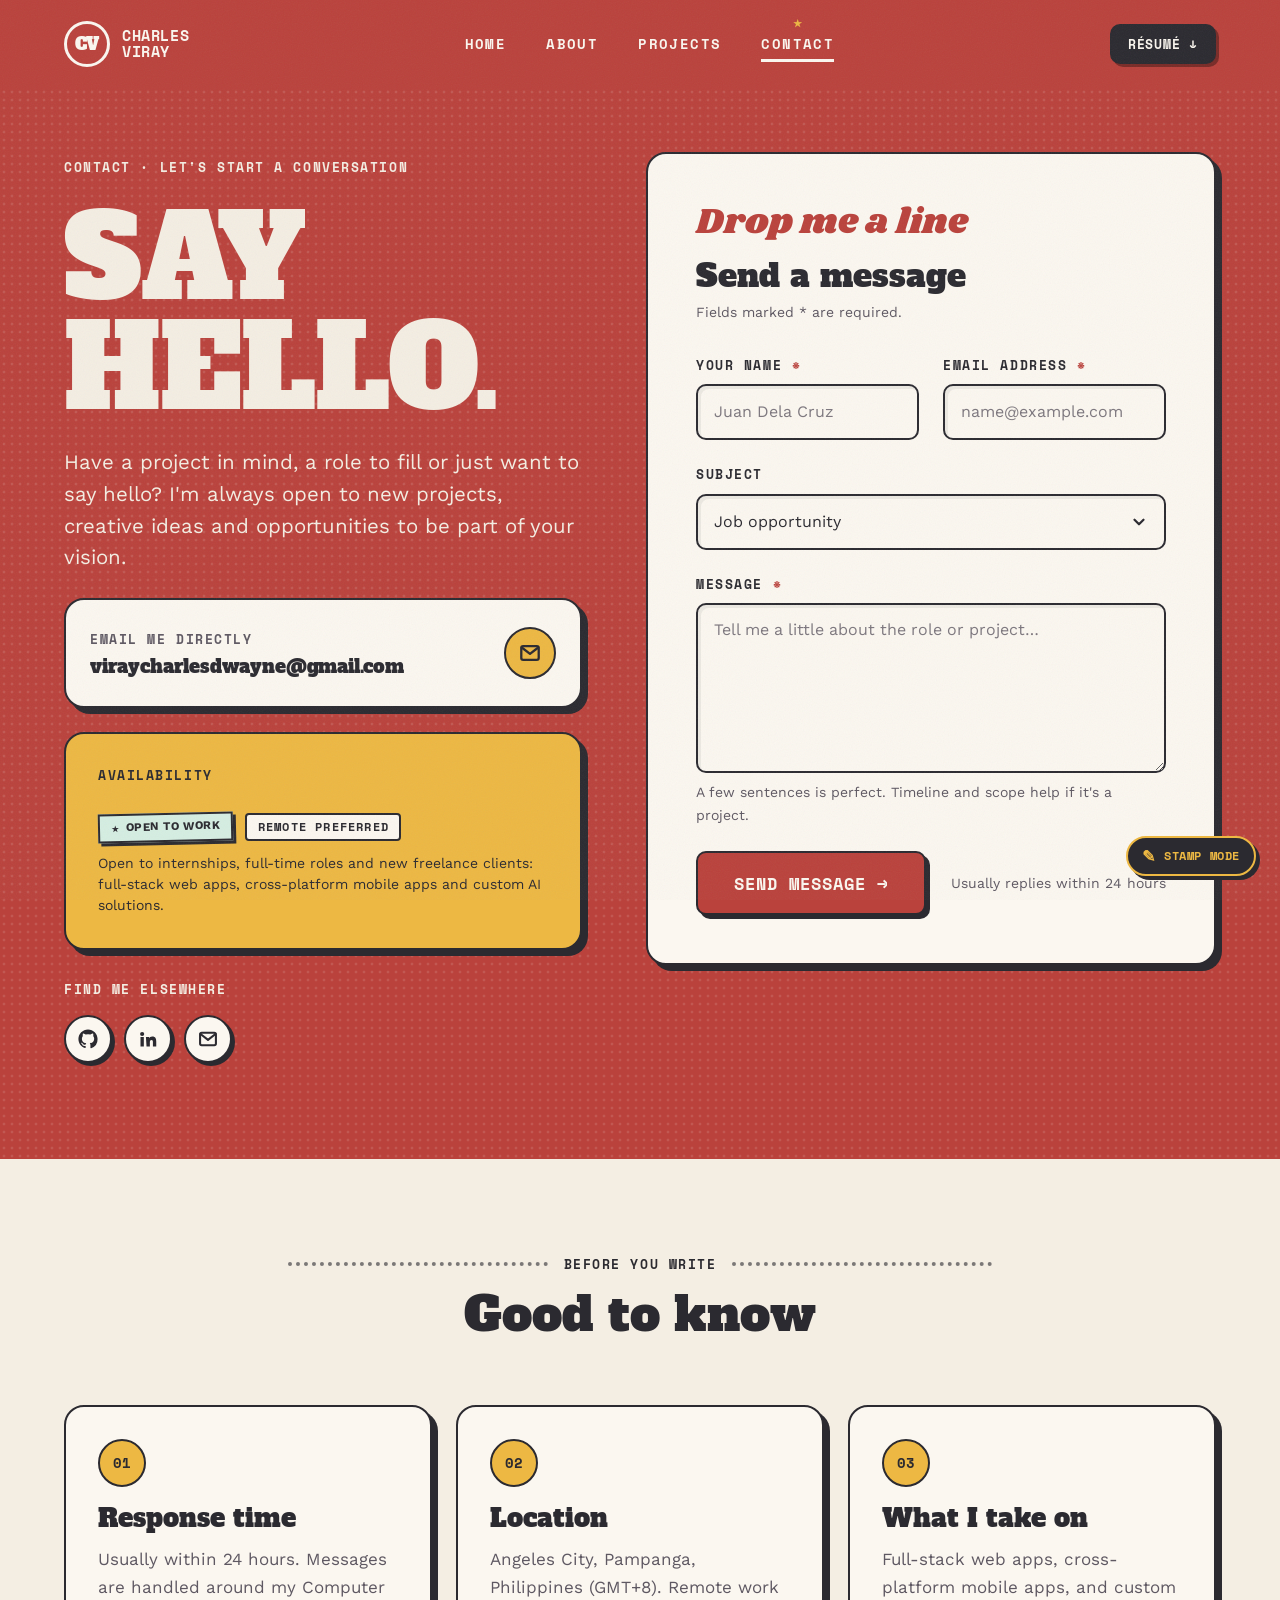
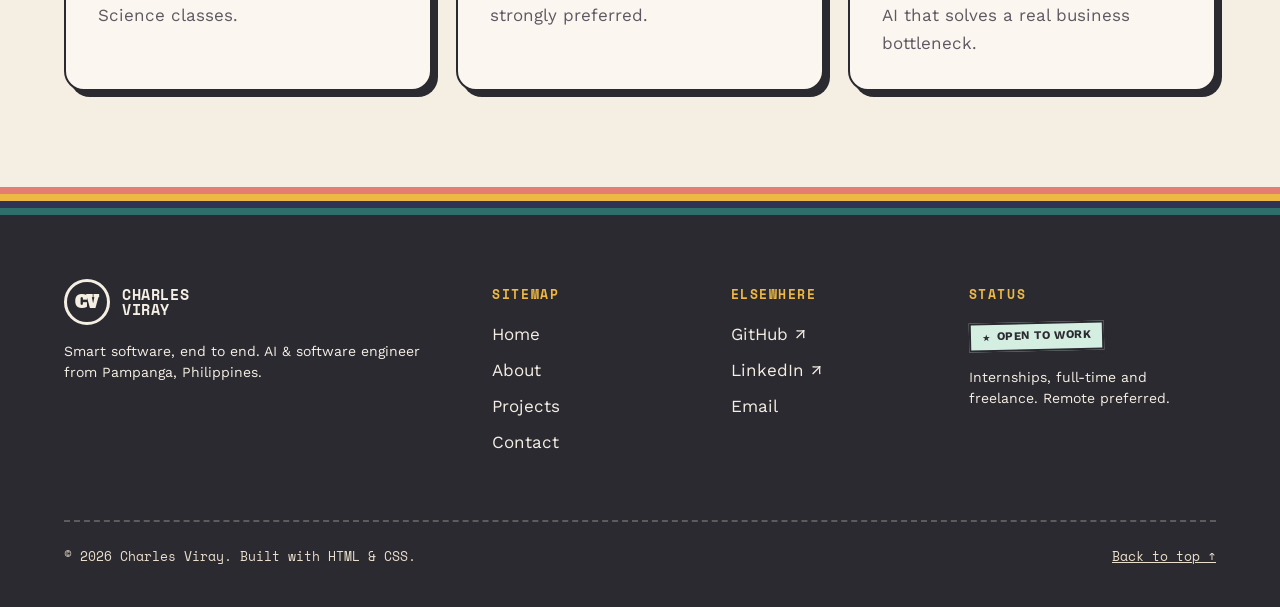
<file: contact.html>
<!-- 
  Charles Dwayne Viray · Contact Portal
  Direct outreach for job opportunities, contracts and AI collaborations
  Live Formspree REST endpoint dispatch and modal confirmation active (Phase 2 - Finals)
-->
<!DOCTYPE html>
<html lang="en">
<head>
  <meta charset="UTF-8">
  <meta name="viewport" content="width=device-width, initial-scale=1.0">
  <title>Contact — Charles Viray</title>
  <meta name="description" content="Get in touch with Charles Viray about internships, full-time roles, freelance projects and collaborations.">
  <link rel="preconnect" href="https://fonts.googleapis.com">
  <link rel="preconnect" href="https://fonts.gstatic.com" crossorigin>
  <link rel="stylesheet" href="https://fonts.googleapis.com/css2?family=Alfa+Slab+One&family=Shrikhand&family=Space+Mono:wght@400;700&family=Work+Sans:wght@400;500;600;700&display=swap">
  <link rel="stylesheet" href="css/style.css">
  <script src="js/main.js" defer></script>
</head>
<body>
  <a class="skip-link" href="#main">Skip to content</a>

  <header class="site-header" id="top">
    <div class="container site-header__inner">
      <a class="brand" href="index.html" aria-label="Charles Viray, home">
        <span class="brand__mark" aria-hidden="true">CV</span>
        <span class="brand__word" aria-hidden="true">Charles<br>Viray</span>
      </a>
      <nav class="site-nav" id="site-nav" aria-label="Main">
        <ul class="site-nav__list">
          <li><a class="nav-link" href="index.html">Home</a></li>
          <li><a class="nav-link" href="about.html">About</a></li>
          <li><a class="nav-link" href="projects.html">Projects</a></li>
          <li><a class="nav-link" href="contact.html" aria-current="page">Contact</a></li>
        </ul>
        <div class="site-nav__extra">
          <span class="badge badge--live">Open to work</span>
          <a class="text-link" href="mailto:viraycharlesdwayne@gmail.com">viraycharlesdwayne@gmail.com</a>
          <a class="btn btn--accent" href="assets/charles-viray-resume.pdf" download>Download résumé ↓</a>
        </div>
      </nav>
      <div class="site-header__actions">
        <a class="btn btn--dark btn--sm site-header__cta" href="assets/charles-viray-resume.pdf" download>Résumé ↓</a>
        <button class="nav-toggle" type="button" aria-controls="site-nav" aria-expanded="false">
          <span class="nav-toggle__bars" aria-hidden="true"></span>
          <span class="sr-only">Menu</span>
        </button>
      </div>
    </div>
  </header>

  <main id="main">
    <section class="contact-hero bg-red texture-halftone" aria-labelledby="contact-title">
      <div class="container contact__grid">

        <!-- Direct contact methods, status pills, and external profiles -->
        <div class="contact__intro">
          <div>
            <p class="label">Contact · Let's start a conversation</p>
            <h1 class="display" id="contact-title">Say Hello.</h1>
            <p class="lead">Have a project in mind, a role to fill or just want to say hello? I'm always open to new projects, creative ideas and opportunities to be part of your vision.</p>
          </div>

          <div class="contact__intro-cards">
            <a class="card email-card" href="mailto:viraycharlesdwayne@gmail.com">
              <span>
                <span class="label text-muted">Email me directly</span><br>
                <span class="email-card__address">viraycharlesdwayne@gmail.com</span>
              </span>
              <span class="email-card__icon" aria-hidden="true">
                <svg width="22" height="22" viewBox="0 0 24 24" fill="none" stroke="currentColor" stroke-width="2.5" stroke-linecap="round" stroke-linejoin="round"><rect x="2.5" y="4.5" width="19" height="15" rx="2"/><path d="m3 6 9 7 9-7"/></svg>
              </span>
            </a>

            <div class="card card--mustard availability">
              <p class="label">Availability</p>
              <div class="availability__row">
                <span class="badge badge--live">Open to work</span>
                <span class="badge">Remote preferred</span>
              </div>
              <p class="small">Open to internships, full-time roles and new freelance clients: full-stack web apps, cross-platform mobile apps and custom AI solutions.</p>
            </div>
          </div>

          <div>
            <p class="label">Find me elsewhere</p>
            <ul class="social-list" aria-label="Social profiles">
              <li><a class="social-btn" href="https://github.com/charusui" aria-label="GitHub"><svg viewBox="0 0 24 24" fill="currentColor" aria-hidden="true"><path d="M12 .5C5.65.5.5 5.65.5 12c0 5.08 3.29 9.39 7.86 10.91.58.1.79-.25.79-.56v-2c-3.2.7-3.87-1.37-3.87-1.37-.52-1.33-1.28-1.69-1.28-1.69-1.04-.71.08-.7.08-.7 1.15.08 1.76 1.19 1.76 1.19 1.03 1.76 2.69 1.25 3.35.96.1-.75.4-1.25.73-1.54-2.55-.29-5.24-1.28-5.24-5.68 0-1.26.45-2.28 1.19-3.09-.12-.29-.52-1.46.11-3.05 0 0 .97-.31 3.17 1.18a11 11 0 0 1 5.77 0c2.2-1.49 3.17-1.18 3.17-1.18.63 1.59.23 2.76.11 3.05.74.81 1.19 1.83 1.19 3.09 0 4.41-2.69 5.39-5.25 5.67.41.36.78 1.06.78 2.14v3.17c0 .31.21.67.8.56A11.5 11.5 0 0 0 23.5 12C23.5 5.65 18.35.5 12 .5z"/></svg></a></li>
              <li><a class="social-btn" href="https://www.linkedin.com/in/charlesviray" aria-label="LinkedIn"><svg viewBox="0 0 24 24" fill="currentColor" aria-hidden="true"><path d="M4.98 3.5a2.5 2.5 0 1 1 0 5 2.5 2.5 0 0 1 0-5zM3 9.5h4V21H3zM9.5 9.5h3.8v1.6h.05c.53-1 1.83-2.05 3.77-2.05 4.03 0 4.78 2.65 4.78 6.1V21h-4v-5.1c0-1.22-.02-2.78-1.7-2.78-1.7 0-1.96 1.33-1.96 2.7V21h-4z"/></svg></a></li>
              <li><a class="social-btn" href="mailto:viraycharlesdwayne@gmail.com" aria-label="Email"><svg viewBox="0 0 24 24" fill="none" stroke="currentColor" stroke-width="2.5" stroke-linecap="round" stroke-linejoin="round" aria-hidden="true"><rect x="2.5" y="4.5" width="19" height="15" rx="2"/><path d="m3 6 9 7 9-7"/></svg></a></li>
            </ul>
          </div>
        </div>

        <!-- Message form with accessible required field markers -->
        <div class="card contact-form-card">
          <p class="script">Drop me a line</p>
          <h2>Send a message</h2>
          <p class="small text-muted">Fields marked <span aria-hidden="true">*</span> are required.</p>

          <form class="form" action="https://formspree.io/f/xeaedjpy" method="post" data-contact-form>
            <div class="form__row">
              <div class="field">
                <label class="field__label" for="name">Your name <span class="req" aria-hidden="true">*</span></label>
                <input class="input" id="name" name="name" type="text" autocomplete="name" placeholder="Juan Dela Cruz" required>
              </div>
              <div class="field">
                <label class="field__label" for="email">Email address <span class="req" aria-hidden="true">*</span></label>
                <input class="input" id="email" name="email" type="email" autocomplete="email" placeholder="name@example.com" required>
              </div>
            </div>

            <div class="field">
              <label class="field__label" for="topic">Subject</label>
              <select class="input" id="topic" name="topic">
                <option>Job opportunity</option>
                <option>Freelance project</option>
                <option>AI / ML collaboration</option>
                <option>Speaking or community event</option>
                <option>Just saying hi</option>
              </select>
            </div>

            <div class="field">
              <label class="field__label" for="message">Message <span class="req" aria-hidden="true">*</span></label>
              <textarea class="input" id="message" name="message" placeholder="Tell me a little about the role or project…" aria-describedby="message-hint" required></textarea>
              <span class="field__hint" id="message-hint">A few sentences is perfect. Timeline and scope help if it's a project.</span>
            </div>

            <div class="form__actions">
              <button class="btn btn--primary btn--lg" type="submit">Send message →</button>
              <span class="small text-muted">Usually replies within 24 hours</span>
            </div>
          </form>
        </div>
      </div>
    </section>

    <!-- Working guidelines: response cadence and remote preference -->
    <section class="section" aria-labelledby="know-title">
      <div class="container">
        <div class="section-heading section-heading--center">
          <p class="label label-rule">Before you write</p>
          <h2 id="know-title">Good to know</h2>
        </div>
        <div class="cols-3">
          <article class="card">
            <span class="card-number">01</span>
            <h3 class="card__title">Response time</h3>
            <p class="text-muted">Usually within 24 hours. Messages are handled around my Computer Science classes.</p>
          </article>
          <article class="card">
            <span class="card-number">02</span>
            <h3 class="card__title">Location</h3>
            <p class="text-muted">Angeles City, Pampanga, Philippines (GMT+8). Remote work strongly preferred.</p>
          </article>
          <article class="card">
            <span class="card-number">03</span>
            <h3 class="card__title">What I take on</h3>
            <p class="text-muted">Full-stack web apps, cross-platform mobile apps, and custom AI that solves a real business bottleneck.</p>
          </article>
        </div>
      </div>
    </section>
  </main>

  <!-- Client confirmation modal dialog (triggered on Formspree submission) -->
  <dialog class="modal" id="sent-dialog" aria-labelledby="sent-title">
    <div class="modal__header">
      <p class="label" id="sent-title">Message sent</p>
      <button class="modal__close" type="button" data-close-dialog aria-label="Close">×</button>
    </div>
    <div class="modal__body">
      <span class="script">Thanks a bunch!</span>
      <p>Thank you for reaching out. I'll get back to you as soon as possible, usually within 24 hours.</p>
    </div>
    <div class="modal__footer">
      <button class="btn btn--primary" type="button" data-close-dialog>Back to site</button>
    </div>
  </dialog>

  <footer class="site-footer">
    <div class="stripes" aria-hidden="true"></div>
    <div class="container">
      <div class="site-footer__grid">
        <div>
          <a class="brand" href="index.html" aria-label="Charles Viray, home">
            <span class="brand__mark" aria-hidden="true">CV</span>
            <span class="brand__word" aria-hidden="true">Charles<br>Viray</span>
          </a>
          <p class="small">Smart software, end to end. AI &amp; software engineer from Pampanga, Philippines.</p>
        </div>
        <nav aria-label="Footer">
          <p class="label site-footer__title">Sitemap</p>
          <ul class="site-footer__links">
            <li><a href="index.html">Home</a></li>
            <li><a href="about.html">About</a></li>
            <li><a href="projects.html">Projects</a></li>
            <li><a href="contact.html">Contact</a></li>
          </ul>
        </nav>
        <div>
          <p class="label site-footer__title">Elsewhere</p>
          <ul class="site-footer__links">
            <li><a href="https://github.com/charusui">GitHub ↗</a></li>
            <li><a href="https://www.linkedin.com/in/charlesviray">LinkedIn ↗</a></li>
            <li><a href="mailto:viraycharlesdwayne@gmail.com">Email</a></li>
          </ul>
        </div>
        <div>
          <p class="label site-footer__title">Status</p>
          <p><span class="badge badge--live">Open to work</span></p>
          <p class="small">Internships, full-time and freelance. Remote preferred.</p>
        </div>
      </div>
      <div class="site-footer__bottom">
        <p>© <span data-year>2026</span> Charles Viray. Built with HTML &amp; CSS.</p>
        <a href="#top">Back to top ↑</a>
      </div>
    </div>
  </footer>
</body>
</html>
</file>
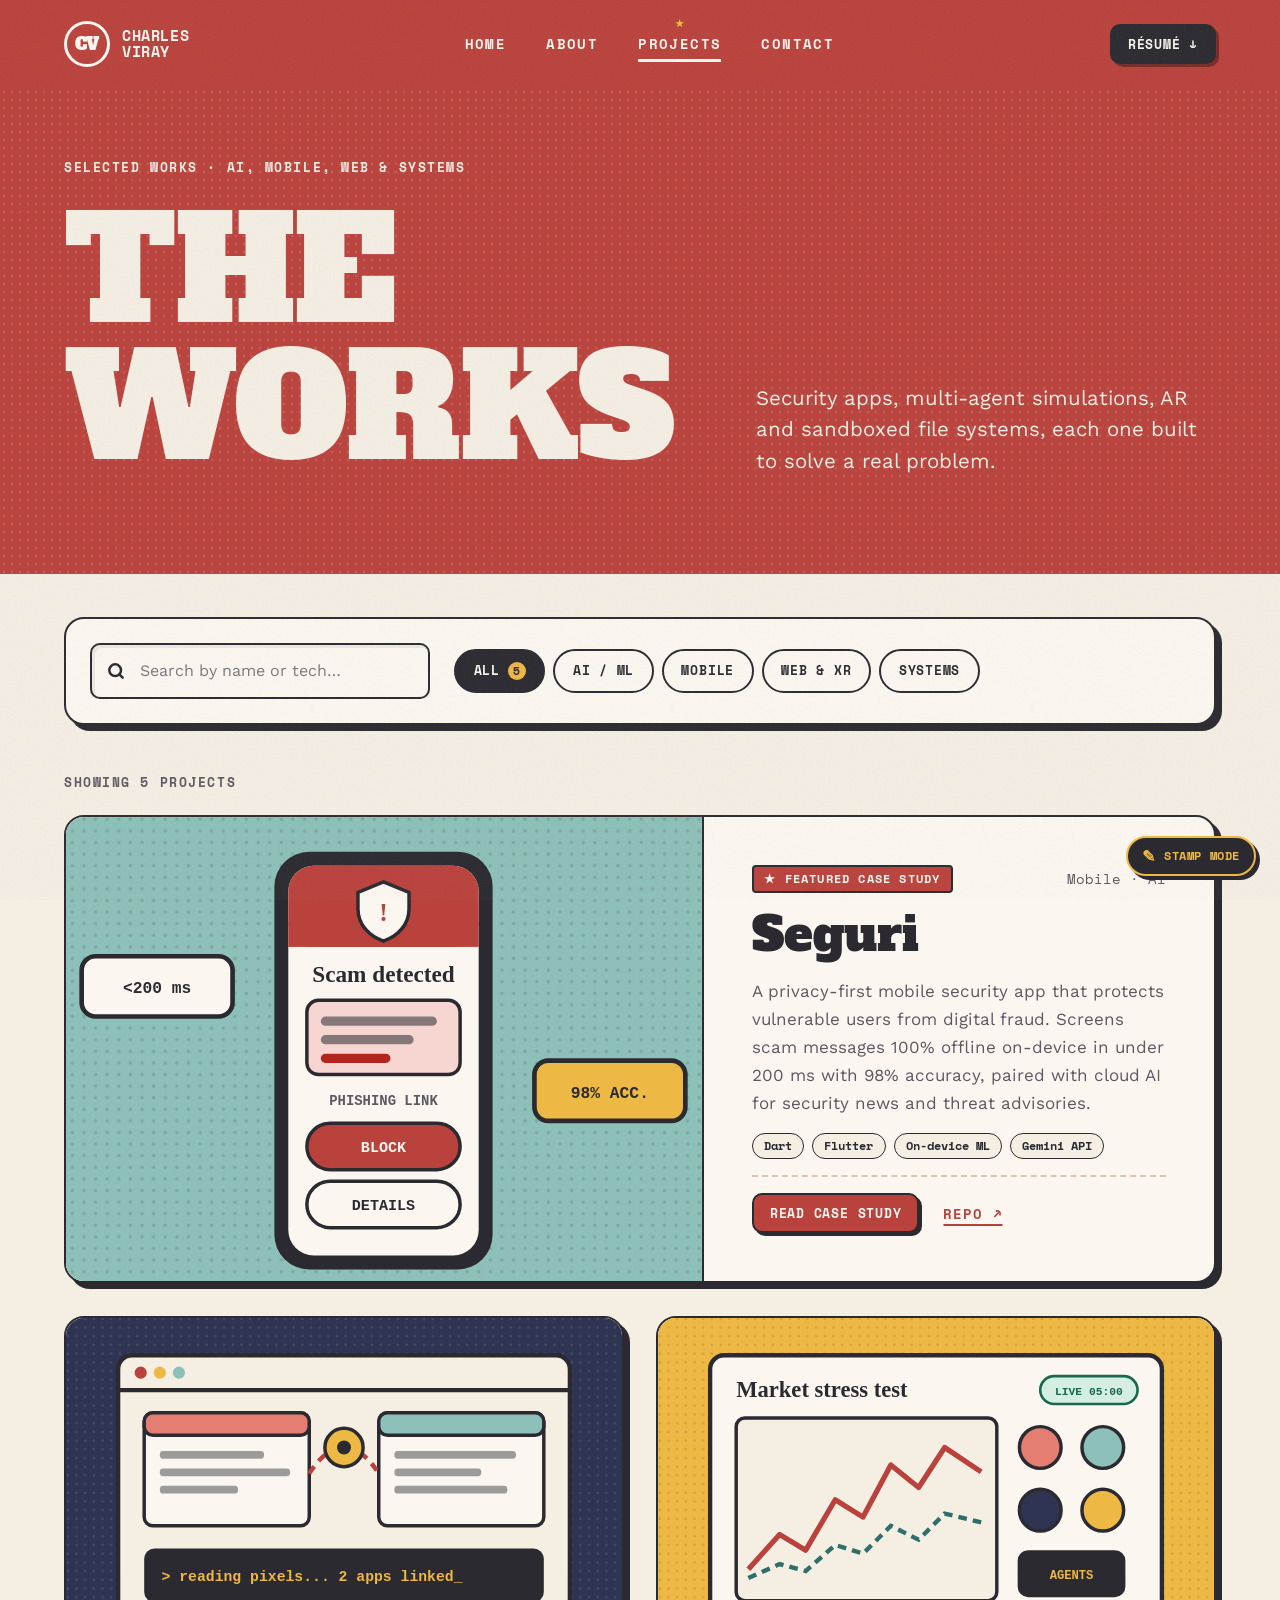
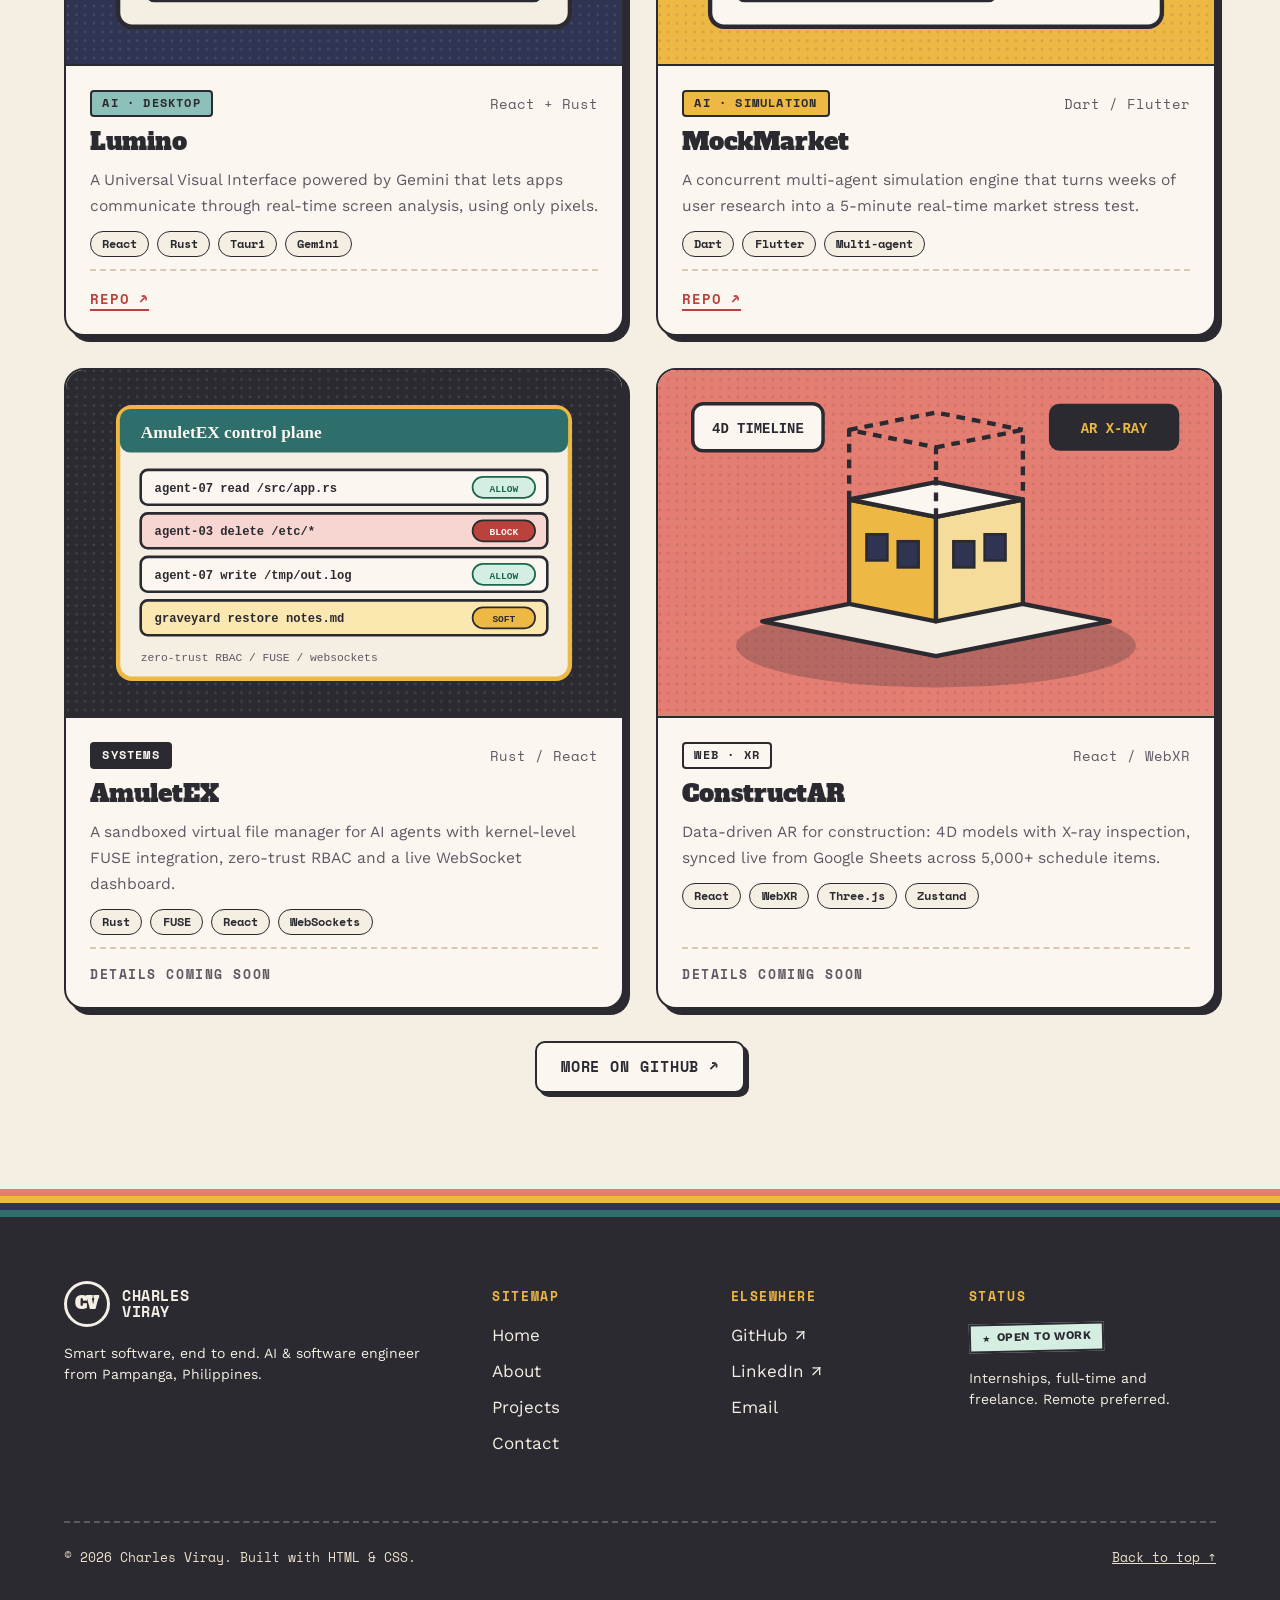
<file: projects.html>
<!-- 
  Charles Dwayne Viray · Selected Works
  AI, mobile, and systems engineering catalog
  Live category filter & client-side search driven by js/main.js
-->
<!DOCTYPE html>
<html lang="en">
<head>
  <meta charset="UTF-8">
  <meta name="viewport" content="width=device-width, initial-scale=1.0">
  <title>Projects — Charles Viray</title>
  <meta name="description" content="AI, mobile, web and systems projects by Charles Viray: Seguri, Lumino, MockMarket, AmuletEX and ConstructAR.">
  <link rel="preconnect" href="https://fonts.googleapis.com">
  <link rel="preconnect" href="https://fonts.gstatic.com" crossorigin>
  <link rel="stylesheet" href="https://fonts.googleapis.com/css2?family=Alfa+Slab+One&family=Shrikhand&family=Space+Mono:wght@400;700&family=Work+Sans:wght@400;500;600;700&display=swap">
  <link rel="stylesheet" href="css/style.css">
  <script src="js/main.js" defer></script>
</head>
<body>
  <a class="skip-link" href="#main">Skip to content</a>

  <header class="site-header" id="top">
    <div class="container site-header__inner">
      <a class="brand" href="index.html" aria-label="Charles Viray, home">
        <span class="brand__mark" aria-hidden="true">CV</span>
        <span class="brand__word" aria-hidden="true">Charles<br>Viray</span>
      </a>
      <nav class="site-nav" id="site-nav" aria-label="Main">
        <ul class="site-nav__list">
          <li><a class="nav-link" href="index.html">Home</a></li>
          <li><a class="nav-link" href="about.html">About</a></li>
          <li><a class="nav-link" href="projects.html" aria-current="page">Projects</a></li>
          <li><a class="nav-link" href="contact.html">Contact</a></li>
        </ul>
        <div class="site-nav__extra">
          <span class="badge badge--live">Open to work</span>
          <a class="text-link" href="mailto:viraycharlesdwayne@gmail.com">viraycharlesdwayne@gmail.com</a>
          <a class="btn btn--accent" href="assets/charles-viray-resume.pdf" download>Download résumé ↓</a>
        </div>
      </nav>
      <div class="site-header__actions">
        <a class="btn btn--dark btn--sm site-header__cta" href="assets/charles-viray-resume.pdf" download>Résumé ↓</a>
        <button class="nav-toggle" type="button" aria-controls="site-nav" aria-expanded="false">
          <span class="nav-toggle__bars" aria-hidden="true"></span>
          <span class="sr-only">Menu</span>
        </button>
      </div>
    </div>
  </header>

  <main id="main">

    <!-- Works header: summary of security, AI, and systems builds -->
    <section class="page-hero bg-red texture-halftone" aria-labelledby="projects-title">
      <div class="container page-hero__grid">
        <div>
          <p class="label">Selected works · AI, mobile, web &amp; systems</p>
          <h1 class="display" id="projects-title">The Works</h1>
        </div>
        <p class="lead">Security apps, multi-agent simulations, AR and sandboxed file systems, each one built to solve a real problem.</p>
      </div>
    </section>

    <section class="section" aria-label="Project list">
      <div class="container">

        <!-- Filter toolbar: instant chip filtering and keyword search -->
        <div class="toolbar" role="search">
          <div class="search-field">
            <label class="sr-only" for="project-search">Search projects</label>
            <svg viewBox="0 0 24 24" fill="none" stroke="currentColor" stroke-width="3" stroke-linecap="round" aria-hidden="true"><circle cx="11" cy="11" r="7"/><path d="m20 20-4-4"/></svg>
            <input class="input" id="project-search" type="search" placeholder="Search by name or tech…">
          </div>
          <div class="chip-list" role="group" aria-label="Filter by category">
            <button class="chip" type="button" data-filter="all" aria-pressed="true">All <span class="chip__count">5</span></button>
            <button class="chip" type="button" data-filter="ai" aria-pressed="false">AI / ML</button>
            <button class="chip" type="button" data-filter="mobile" aria-pressed="false">Mobile</button>
            <button class="chip" type="button" data-filter="web" aria-pressed="false">Web &amp; XR</button>
            <button class="chip" type="button" data-filter="systems" aria-pressed="false">Systems</button>
          </div>
        </div>

        <p class="label results-count" aria-live="polite">Showing <span data-results-count>5</span> projects</p>

        <div class="projects-page-grid" data-project-grid>
          <!-- Featured spotlight: Seguri hybrid-AI case study -->

          <article class="project-card project-card--featured" data-category="mobile ai">
            <a class="project-card__media" href="case-study.html" tabindex="-1" aria-hidden="true">
              <img src="images/projects/seguri.svg" alt="" width="640" height="400">
            </a>
            <div class="project-card__body">
              <div class="project-card__meta"><span class="badge badge--red">★ Featured case study</span><span class="project-card__year">Mobile · AI</span></div>
              <h2 class="project-card__title"><a href="case-study.html">Seguri</a></h2>
              <p class="project-card__desc">A privacy-first mobile security app that protects vulnerable users from digital fraud. Screens scam messages 100% offline on-device in under 200 ms with 98% accuracy, paired with cloud AI for security news and threat advisories.</p>
              <ul class="tag-list" aria-label="Technologies used">
                <li class="tag">Dart</li><li class="tag">Flutter</li><li class="tag">On-device ML</li><li class="tag">Gemini API</li>
              </ul>
              <div class="project-card__links">
                <a class="btn btn--primary btn--sm" href="case-study.html">Read case study</a>
                <a class="text-link" href="https://github.com/charusui/Seguri_git">Repo ↗</a>
              </div>
            </div>
          </article>

          <article class="project-card" data-category="ai systems">
            <a class="project-card__media" href="https://github.com/charusui/Lumino_Git" tabindex="-1" aria-hidden="true">
              <img src="images/projects/lumino.svg" alt="" width="640" height="400" loading="lazy">
            </a>
            <div class="project-card__body">
              <div class="project-card__meta"><span class="badge badge--teal">AI · Desktop</span><span class="project-card__year">React + Rust</span></div>
              <h2 class="project-card__title"><a href="https://github.com/charusui/Lumino_Git">Lumino</a></h2>
              <p class="project-card__desc">A Universal Visual Interface powered by Gemini that lets apps communicate through real-time screen analysis, using only pixels.</p>
              <ul class="tag-list" aria-label="Technologies used"><li class="tag">React</li><li class="tag">Rust</li><li class="tag">Tauri</li><li class="tag">Gemini</li></ul>
              <div class="project-card__links"><a class="text-link" href="https://github.com/charusui/Lumino_Git">Repo ↗</a></div>
            </div>
          </article>

          <article class="project-card" data-category="ai mobile">
            <a class="project-card__media" href="https://github.com/charusui/MockMarket_Git" tabindex="-1" aria-hidden="true">
              <img src="images/projects/mockmarket.svg" alt="" width="640" height="400" loading="lazy">
            </a>
            <div class="project-card__body">
              <div class="project-card__meta"><span class="badge badge--mustard">AI · Simulation</span><span class="project-card__year">Dart / Flutter</span></div>
              <h2 class="project-card__title"><a href="https://github.com/charusui/MockMarket_Git">MockMarket</a></h2>
              <p class="project-card__desc">A concurrent multi-agent simulation engine that turns weeks of user research into a 5-minute real-time market stress test.</p>
              <ul class="tag-list" aria-label="Technologies used"><li class="tag">Dart</li><li class="tag">Flutter</li><li class="tag">Multi-agent</li></ul>
              <div class="project-card__links"><a class="text-link" href="https://github.com/charusui/MockMarket_Git">Repo ↗</a></div>
            </div>
          </article>

          <article class="project-card" data-category="systems ai">
            <span class="project-card__media">
              <img src="images/projects/amuletex.svg" alt="" width="640" height="400" loading="lazy">
            </span>
            <div class="project-card__body">
              <div class="project-card__meta"><span class="badge badge--ink">Systems</span><span class="project-card__year">Rust / React</span></div>
              <h2 class="project-card__title">AmuletEX</h2>
              <p class="project-card__desc">A sandboxed virtual file manager for AI agents with kernel-level FUSE integration, zero-trust RBAC and a live WebSocket dashboard.</p>
              <ul class="tag-list" aria-label="Technologies used"><li class="tag">Rust</li><li class="tag">FUSE</li><li class="tag">React</li><li class="tag">WebSockets</li></ul>
              <div class="project-card__links"><span class="label text-muted">Details coming soon</span></div>
            </div>
          </article>

          <article class="project-card" data-category="web">
            <span class="project-card__media">
              <img src="images/projects/constructar.svg" alt="" width="640" height="400" loading="lazy">
            </span>
            <div class="project-card__body">
              <div class="project-card__meta"><span class="badge">Web · XR</span><span class="project-card__year">React / WebXR</span></div>
              <h2 class="project-card__title">ConstructAR</h2>
              <p class="project-card__desc">Data-driven AR for construction: 4D models with X-ray inspection, synced live from Google Sheets across 5,000+ schedule items.</p>
              <ul class="tag-list" aria-label="Technologies used"><li class="tag">React</li><li class="tag">WebXR</li><li class="tag">Three.js</li><li class="tag">Zustand</li></ul>
              <div class="project-card__links"><span class="label text-muted">Details coming soon</span></div>
            </div>
          </article>
        </div>

        <!-- Zero results state when live filter finds no match -->
        <div class="card card--dashed empty-state" data-empty-state hidden>
          <p class="script">Nothing on the shelf!</p>
          <p class="text-muted">No projects match that search. Try another keyword or filter.</p>
        </div>

        <p class="btn-group btn-group--center"><a class="btn btn--secondary" href="https://github.com/charusui">More on GitHub ↗</a></p>
      </div>
    </section>
  </main>

  <footer class="site-footer">
    <div class="stripes" aria-hidden="true"></div>
    <div class="container">
      <div class="site-footer__grid">
        <div>
          <a class="brand" href="index.html" aria-label="Charles Viray, home">
            <span class="brand__mark" aria-hidden="true">CV</span>
            <span class="brand__word" aria-hidden="true">Charles<br>Viray</span>
          </a>
          <p class="small">Smart software, end to end. AI &amp; software engineer from Pampanga, Philippines.</p>
        </div>
        <nav aria-label="Footer">
          <p class="label site-footer__title">Sitemap</p>
          <ul class="site-footer__links">
            <li><a href="index.html">Home</a></li>
            <li><a href="about.html">About</a></li>
            <li><a href="projects.html">Projects</a></li>
            <li><a href="contact.html">Contact</a></li>
          </ul>
        </nav>
        <div>
          <p class="label site-footer__title">Elsewhere</p>
          <ul class="site-footer__links">
            <li><a href="https://github.com/charusui">GitHub ↗</a></li>
            <li><a href="https://www.linkedin.com/in/charlesviray">LinkedIn ↗</a></li>
            <li><a href="mailto:viraycharlesdwayne@gmail.com">Email</a></li>
          </ul>
        </div>
        <div>
          <p class="label site-footer__title">Status</p>
          <p><span class="badge badge--live">Open to work</span></p>
          <p class="small">Internships, full-time and freelance. Remote preferred.</p>
        </div>
      </div>
      <div class="site-footer__bottom">
        <p>© <span data-year>2026</span> Charles Viray. Built with HTML &amp; CSS.</p>
        <a href="#top">Back to top ↑</a>
      </div>
    </div>
  </footer>
</body>
</html>
</file>
<file: css/style.css>
/* ==========================================================================
   CHARLES DEV WORKS — style.css
   Retro-modern design system for the developer portfolio.
   Every value here maps to a Figma style / variable of the same name.

   CONTENTS
   01. Design tokens
   02. Reset & base
   03. Layout (container, grid, sections, backgrounds)
   04. Typography
   05. Retro textures & decorations
   06. Components
       6a buttons · 6b links · 6c badges · 6d tags & chips
       6e cards · 6f project card · 6g forms · 6h social buttons · 6i modal
   07. Site header & navigation
   08. Site footer
   09. Page — Home
   10. Page — About
   11. Page — Projects
   12. Page — Case study
   13. Page — Contact
   14. Responsive — tablet  (≤ 1024px)
   15. Responsive — mobile  (≤ 600px)
   16. Reduced motion
   ========================================================================== */


/* ==========================================================================
   01. DESIGN TOKENS
   ========================================================================== */
:root {
  /* --- Raw palette --- */
  --red-600: #9E342F;
  --red-500: #BA423C;
  --red-300: #E47D72;
  --teal-600: #2E6E6B;
  --teal-300: #8CC0B8;
  --mustard-400: #EDB843;
  --mustard-200: #F6DC9A;
  --navy-700: #2E3452;
  --cream-50: #FBF7F0;
  --cream-100: #F4EEE3;
  --cream-200: #EADFCC;
  --ink-900: #2B2A30;
  --ink-600: #5E5862;
  --ink-300: #B9AE9E;

  /* --- Color roles --- */
  --color-primary: var(--red-500);
  --color-primary-hover: var(--red-600);
  --color-secondary: var(--teal-600);
  --color-accent: var(--mustard-400);
  --color-bg: var(--cream-100);
  --color-bg-alt: var(--cream-200);
  --color-surface: var(--cream-50);
  --color-text: var(--ink-900);
  --color-text-muted: var(--ink-600);
  --color-text-inverse: var(--cream-100);
  --color-border: var(--ink-900);
  --color-border-soft: #D6C9B4;
  --color-success: #19674C;
  --color-success-bg: #D5EEE2;
  --color-warning: #8A5D00;
  --color-warning-bg: #FBE7B0;
  --color-error: #B3261E;
  --color-error-bg: #F7D6D2;
  --focus-ring: var(--ink-900);

  /* --- Typography --- */
  --font-display: "Alfa Slab One", Rockwell, Georgia, serif;
  --font-script: "Shrikhand", "Brush Script MT", cursive;
  --font-mono: "Space Mono", "Courier New", monospace;
  --font-body: "Work Sans", "Segoe UI", system-ui, sans-serif;

  --fs-display: clamp(4rem, 12vw, 9rem);
  --fs-h1: clamp(2.5rem, 6vw, 4.5rem);
  --fs-h2: clamp(2rem, 4vw, 3rem);
  --fs-h3: clamp(1.375rem, 2vw, 1.75rem);
  --fs-lead: clamp(1.125rem, 1.6vw, 1.3125rem);
  --fs-body: 1.0625rem;
  --fs-small: 0.875rem;
  --fs-label: 0.8125rem;
  --fs-button: 0.9375rem;
  --fs-nav: 0.875rem;
  --fs-script: clamp(1.5rem, 3vw, 2.25rem);

  --lh-tight: 0.95;
  --lh-snug: 1.2;
  --lh-body: 1.65;
  --tracking-wide: 0.12em;

  /* --- Spacing (4px base scale) --- */
  --space-1: 0.25rem;  /*   4 */
  --space-2: 0.5rem;   /*   8 */
  --space-3: 0.75rem;  /*  12 */
  --space-4: 1rem;     /*  16 */
  --space-5: 1.5rem;   /*  24 */
  --space-6: 2rem;     /*  32 */
  --space-7: 3rem;     /*  48 */
  --space-8: 4rem;     /*  64 */
  --space-9: 6rem;     /*  96 */
  --space-10: 8rem;    /* 128 */

  /* --- Layout --- */
  --page-margin: var(--space-8);
  --section-space: var(--space-9);
  --container: 75rem;          /* 1200px content width */
  --container-narrow: 48rem;   /* 768px reading width */
  --grid-gap: var(--space-5);
  --card-padding: var(--space-6);
  --header-height: 88px;

  /* --- Shape --- */
  --radius-sm: 4px;
  --radius-md: 10px;
  --radius-lg: 20px;
  --radius-pill: 999px;
  --border-thin: 2px solid var(--color-border);
  --border-thick: 3px solid var(--color-border);
  --shadow-sm: 3px 3px 0 var(--ink-900);
  --shadow-md: 6px 6px 0 var(--ink-900);
  --shadow-lg: 10px 10px 0 var(--ink-900);

  --transition: 160ms ease;
}


/* ==========================================================================
   02. RESET & BASE
   ========================================================================== */
*, *::before, *::after { box-sizing: border-box; }

html {
  scroll-behavior: smooth;
  -webkit-text-size-adjust: 100%;
}

/* Firefox fallback */
@supports not selector(::-webkit-scrollbar) {
  html {
    scrollbar-width: thin;
    scrollbar-color: var(--mustard-400) var(--cream-200);
  }
}

/* Custom scrollbar */
::-webkit-scrollbar {
  width: 14px;
  height: 14px;
}

::-webkit-scrollbar-track {
  background-color: var(--cream-100);
  border-left: 2px solid var(--ink-900);
}

::-webkit-scrollbar-thumb {
  background-color: var(--mustard-400);
  border: 2px solid var(--ink-900);
  border-radius: var(--radius-pill);
  box-shadow: inset 1px 1px 0 #fff, inset -1px -1px 0 rgba(43, 42, 48, 0.3);
}

::-webkit-scrollbar-thumb:hover {
  background-color: var(--red-500);
}

::-webkit-scrollbar-thumb:active {
  background-color: var(--ink-900);
}

::-webkit-scrollbar-corner {
  background-color: var(--cream-200);
  border-left: 2px solid var(--ink-900);
  border-top: 2px solid var(--ink-900);
}

body {
  margin: 0;
  min-height: 100vh;
  background: var(--color-bg);
  color: var(--color-text);
  font-family: var(--font-body);
  font-size: var(--fs-body);
  line-height: var(--lh-body);
  -webkit-font-smoothing: antialiased;
}

/* Paper grain over the whole page */
body::after {
  content: "";
  position: fixed;
  inset: 0;
  z-index: 999;
  pointer-events: none;
  opacity: 0.06;
  background-image: url("data:image/svg+xml,%3Csvg xmlns='http://www.w3.org/2000/svg' width='180' height='180'%3E%3Cfilter id='n'%3E%3CfeTurbulence type='fractalNoise' baseFrequency='.85' numOctaves='3' stitchTiles='stitch'/%3E%3C/filter%3E%3Crect width='100%25' height='100%25' filter='url(%23n)'/%3E%3C/svg%3E");
}

body.no-scroll { overflow: hidden; }
[hidden] { display: none !important; }

img, svg { display: block; max-width: 100%; }
img { height: auto; }
a { color: inherit; }
button, input, select, textarea { font: inherit; color: inherit; }
ul[class], ol[class] { list-style: none; margin: 0; padding: 0; }

:focus-visible {
  outline: 3px solid var(--focus-ring);
  outline-offset: 3px;
}

.sr-only {
  position: absolute;
  width: 1px; height: 1px;
  padding: 0; margin: -1px;
  overflow: hidden;
  clip: rect(0 0 0 0);
  white-space: nowrap;
  border: 0;
}

.skip-link {
  position: absolute;
  top: var(--space-3);
  left: var(--space-3);
  z-index: 1000;
  padding: var(--space-3) var(--space-4);
  background: var(--mustard-400);
  color: var(--ink-900);
  font-family: var(--font-mono);
  font-weight: 700;
  border: var(--border-thin);
  transform: translateY(-200%);
}
.skip-link:focus { transform: none; }

/* Only real content should be selectable. Controls, labels and decoration
   highlight as noise when someone drags across the page to copy something. */
.btn,
.chip,
.tag,
.badge,
.stamp,
.ribbon,
.brand,
.nav-link,
.nav-toggle,
.social-btn,
.marquee,
.stripes,
.card-number,
.step-no,
.principle__no,
.testimonial__mark,
.testimonial__avatar,
.hero-home__computer,
.cta__swoosh {
  -webkit-user-select: none;
  user-select: none;
}

/* Decorative art shouldn't drag out of the page either. */
.hero-home__computer,
.cta__swoosh,
.stripes {
  -webkit-user-drag: none;
  pointer-events: none;
}


/* ==========================================================================
   03. LAYOUT
   ========================================================================== */
.container {
  width: 100%;
  max-width: calc(var(--container) + var(--page-margin) * 2);
  margin-inline: auto;
  padding-inline: var(--page-margin);
}
.container--narrow { max-width: calc(var(--container-narrow) + var(--page-margin) * 2); }

.section {
  position: relative;
  padding-block: var(--section-space);
}
.section--tight { padding-block: calc(var(--section-space) * 0.6); }

.grid-12 {
  display: grid;
  grid-template-columns: repeat(12, minmax(0, 1fr));
  gap: var(--grid-gap);
}
.cols-2, .cols-3, .cols-4 { display: grid; gap: var(--grid-gap); }
.cols-2 { grid-template-columns: repeat(2, minmax(0, 1fr)); }
.cols-3 { grid-template-columns: repeat(3, minmax(0, 1fr)); }
.cols-4 { grid-template-columns: repeat(4, minmax(0, 1fr)); }

.stack > * + * { margin-top: var(--stack-space, var(--space-4)); }

.btn-group {
  display: flex;
  flex-wrap: wrap;
  gap: var(--space-4);
  align-items: center;
}
.btn-group--center { justify-content: center; margin-top: var(--space-6); }
.btn-group--spaced { margin-top: var(--space-6); }

/* Background themes — each sets its own text + focus colors */
.bg-red   { background-color: var(--color-primary); color: var(--color-text-inverse); --focus-ring: var(--mustard-400); }
.bg-teal  { background-color: var(--color-secondary); color: var(--color-text-inverse); --focus-ring: var(--mustard-400); }
.bg-navy  { background-color: var(--navy-700); color: var(--color-text-inverse); --focus-ring: var(--mustard-400); }
.bg-ink   { background-color: var(--ink-900); color: var(--color-text-inverse); --focus-ring: var(--mustard-400); }
.bg-mustard { background-color: var(--mustard-400); color: var(--ink-900); }
.bg-alt   { background-color: var(--color-bg-alt); }
.bg-paper { background-color: var(--color-surface); }

.bg-red .text-muted, .bg-teal .text-muted,
.bg-navy .text-muted, .bg-ink .text-muted { color: var(--cream-200); }


/* ==========================================================================
   04. TYPOGRAPHY
   ========================================================================== */
h1, h2, h3, h4 {
  margin: 0;
  font-family: var(--font-display);
  font-weight: 400;
  line-height: var(--lh-snug);
  text-wrap: balance;
}

.display {
  font-family: var(--font-display);
  font-size: var(--fs-display);
  line-height: var(--lh-tight);
  text-transform: uppercase;
  letter-spacing: -0.01em;
}
h1, .h1 { font-size: var(--fs-h1); line-height: 1.02; }
h2, .h2 { font-size: var(--fs-h2); line-height: 1.08; }
h3, .h3 { font-size: var(--fs-h3); }
h4, .h4 { font-family: var(--font-body); font-size: 1.125rem; font-weight: 700; }

p { margin: 0 0 var(--space-4); }
p:last-child { margin-bottom: 0; }

.lead { font-size: var(--fs-lead); line-height: 1.55; }
.small { font-size: var(--fs-small); line-height: 1.5; }
.text-muted { color: var(--color-text-muted); }
.text-center { text-align: center; }
.uppercase { text-transform: uppercase; }

.label {
  display: inline-block;
  font-family: var(--font-mono);
  font-size: var(--fs-label);
  font-weight: 700;
  line-height: 1.4;
  letter-spacing: var(--tracking-wide);
  text-transform: uppercase;
}

.script {
  font-family: var(--font-script);
  font-size: var(--fs-script);
  line-height: 1.15;
  color: var(--color-primary);
}
.bg-navy .script, .bg-ink .script { color: var(--mustard-400); }
.bg-red .script, .bg-teal .script { color: var(--mustard-200); } /* large text, 4:1+ */

/* Vintage "— WELCOME TO THE WORKSHOP —" label with dotted rules */
.label-rule {
  display: flex;
  align-items: center;
  gap: var(--space-4);
}
.label-rule::before,
.label-rule::after {
  content: "";
  flex: 1;
  border-top: 4px dotted currentColor;
  opacity: 0.6;
}
.label-rule--left::before { display: none; }

.section-heading { margin-bottom: var(--space-8); }
.section-heading > * + * { margin-top: var(--space-3); }
.section-heading--center { text-align: center; max-width: 44rem; margin-inline: auto; }
.section-heading--split {
  display: flex;
  justify-content: space-between;
  align-items: flex-end;
  gap: var(--space-6);
}

.prose > * + * { margin-top: var(--space-4); }
.prose p { margin-bottom: 0; }
.prose h3 { margin-top: var(--space-6); }
.prose ul { padding-left: 1.25rem; margin: 0; }
.prose li + li { margin-top: var(--space-2); }
.prose li::marker { color: var(--color-primary); }


/* ==========================================================================
   05. RETRO TEXTURES & DECORATIONS
   ========================================================================== */
.texture-halftone {
  background-image: radial-gradient(rgba(43, 42, 48, 0.16) 1.2px, transparent 1.7px);
  background-size: 8px 8px;
}
.bg-red.texture-halftone,
.bg-teal.texture-halftone,
.bg-navy.texture-halftone {
  background-image: radial-gradient(rgba(251, 247, 240, 0.12) 1.2px, transparent 1.7px);
}

.sunburst { position: relative; isolation: isolate; overflow: hidden; }
.sunburst::before {
  content: "";
  position: absolute;
  inset: -50%;
  z-index: -1;
  pointer-events: none;
  background: repeating-conic-gradient(from 0deg at 50% 50%,
    rgba(251, 247, 240, 0.07) 0deg 6deg,
    transparent 6deg 12deg);
}

/* Four-color stripe band (coral / mustard / navy / teal) */
.stripes {
  height: 28px;
  background: linear-gradient(to bottom,
    var(--red-300) 0 25%,
    var(--mustard-400) 25% 50%,
    var(--navy-700) 50% 75%,
    var(--teal-600) 75% 100%);
}

/* Notched ribbon banner */
.ribbon {
  display: inline-block;
  padding: 0.3em 2.1em 0.4em;
  background: var(--color-primary);
  color: var(--cream-50);
  font-family: var(--font-script);
  font-size: clamp(1.125rem, 2vw, 1.5rem);
  line-height: 1.2;
  clip-path: polygon(0 0, 100% 0, calc(100% - 0.9em) 50%, 100% 100%, 0 100%, 0.9em 50%);
}
.ribbon--teal { background: var(--color-secondary); }
.ribbon--ink { background: var(--ink-900); color: var(--mustard-400); }

/* Rubber stamp / sticker */
.stamp {
  --stamp-size: 128px;
  position: relative;
  display: grid;
  place-items: center;
  width: var(--stamp-size);
  height: var(--stamp-size);
  padding: calc(var(--stamp-size) * 0.125);
  border: max(2px, calc(var(--stamp-size) * 0.0235)) solid currentColor;
  border-radius: 50%;
  font-family: var(--font-mono);
  font-size: calc(var(--stamp-size) * 0.086);
  font-weight: 700;
  line-height: 1.25;
  letter-spacing: 0.1em;
  text-align: center;
  text-transform: uppercase;
  transform: rotate(-12deg);
}
.stamp::before {
  content: "";
  position: absolute;
  inset: calc(var(--stamp-size) * 0.047);
  border: max(1.5px, calc(var(--stamp-size) * 0.016)) dashed currentColor;
  border-radius: 50%;
}
.stamp strong {
  display: block;
  font-family: var(--font-display);
  font-size: calc(var(--stamp-size) * 0.1875);
  font-weight: 400;
  letter-spacing: 0;
}
.stamp--filled { background: var(--mustard-400); color: var(--ink-900); }

/* Scrolling ticker */
.marquee {
  overflow: hidden;
  padding-block: var(--space-4);
  background: var(--ink-900);
  color: var(--mustard-400);
  border-block: var(--border-thick);
}
.marquee__track {
  display: flex;
  width: max-content;
  animation: marquee 38s linear infinite;
}
.marquee__group {
  display: flex;
  align-items: center;
  gap: var(--space-6);
  padding-right: var(--space-6);
  font-family: var(--font-display);
  font-size: 1.5rem;
  text-transform: uppercase;
  white-space: nowrap;
}
.marquee__group span[aria-hidden] { color: var(--red-300); }
@keyframes marquee { to { transform: translateX(-50%); } }


/* ==========================================================================
   06. COMPONENTS
   ========================================================================== */

/* ---- 6a. Buttons ------------------------------------------------------- */
.btn {
  --btn-bg: var(--color-surface);
  --btn-fg: var(--color-text);
  --btn-shadow: var(--ink-900);
  display: inline-flex;
  align-items: center;
  justify-content: center;
  gap: var(--space-2);
  min-height: 52px;
  padding: 0.75rem 1.5rem;
  border: var(--border-thin);
  border-radius: var(--radius-md);
  background: var(--btn-bg);
  color: var(--btn-fg);
  box-shadow: 4px 4px 0 var(--btn-shadow);
  font-family: var(--font-mono);
  font-size: var(--fs-button);
  font-weight: 700;
  line-height: 1;
  letter-spacing: 0.06em;
  text-transform: uppercase;
  text-decoration: none;
  white-space: nowrap;
  cursor: pointer;
  transition: transform var(--transition), box-shadow var(--transition), background-color var(--transition);
}
.btn svg { width: 18px; height: 18px; flex-shrink: 0; }

.btn:hover, .btn.is-hover {
  transform: translate(-2px, -2px);
  box-shadow: 6px 6px 0 var(--btn-shadow);
}
.btn:focus-visible, .btn.is-focus {
  outline: 3px solid var(--focus-ring);
  outline-offset: 5px;
}
.btn:active, .btn.is-active {
  transform: translate(4px, 4px);
  box-shadow: 0 0 0 var(--btn-shadow);
}
.btn:disabled, .btn.is-disabled, .btn[aria-disabled="true"] {
  opacity: 0.45;
  cursor: not-allowed;
  transform: none;
  box-shadow: none;
}

.btn--primary   { --btn-bg: var(--color-primary); --btn-fg: var(--cream-50); }
.btn--primary:hover, .btn--primary.is-hover { --btn-bg: var(--color-primary-hover); }
.btn--secondary { --btn-bg: var(--color-surface); --btn-fg: var(--ink-900); }
.btn--secondary:hover, .btn--secondary.is-hover { --btn-bg: #fff; }
.btn--dark      { --btn-bg: var(--ink-900); --btn-fg: var(--cream-50); --btn-shadow: rgba(0, 0, 0, 0.35); }
.btn--accent    { --btn-bg: var(--mustard-400); --btn-fg: var(--ink-900); }
.btn--teal      { --btn-bg: var(--color-secondary); --btn-fg: var(--cream-50); }

.btn--shadow-mustard { --btn-shadow: var(--mustard-400); }
.btn--shadow-teal    { --btn-shadow: var(--teal-300); }
.btn--shadow-navy    { --btn-shadow: var(--navy-700); }

.btn--pill { border-radius: var(--radius-pill); }
.btn--sm { min-height: 40px; padding: 0.5rem 1rem; font-size: 0.8125rem; box-shadow: 3px 3px 0 var(--btn-shadow); }
.btn--lg { min-height: 64px; padding: 1rem 2.25rem; font-size: 1.0625rem; }
.btn--block { width: 100%; }

/* ---- 6b. Links --------------------------------------------------------- */
.text-link {
  display: inline-flex;
  align-items: center;
  gap: 0.35em;
  color: var(--color-primary);
  font-family: var(--font-mono);
  font-size: 0.875rem;
  font-weight: 700;
  letter-spacing: 0.06em;
  text-transform: uppercase;
  text-decoration: underline;
  text-decoration-thickness: 2px;
  text-underline-offset: 5px;
}
.text-link:hover, .text-link.is-hover {
  color: var(--ink-900);
  text-decoration-style: wavy;
}
.bg-navy .text-link, .bg-ink .text-link { color: var(--mustard-400); }
.bg-red .text-link, .bg-teal .text-link { color: var(--cream-50); }
.bg-red .text-link:hover, .bg-teal .text-link:hover, .bg-navy .text-link:hover, .bg-ink .text-link:hover { color: var(--mustard-200); }

.nav-link {
  position: relative;
  display: inline-block;
  padding: var(--space-2) var(--space-1);
  font-family: var(--font-mono);
  font-size: var(--fs-nav);
  font-weight: 700;
  letter-spacing: 0.1em;
  text-transform: uppercase;
  text-decoration: none;
}
.nav-link::after {
  content: "";
  position: absolute;
  left: var(--space-1);
  right: var(--space-1);
  bottom: 2px;
  height: 3px;
  background: currentColor;
  transform: scaleX(0);
  transform-origin: left;
  transition: transform var(--transition);
}
.nav-link:hover::after, .nav-link.is-hover::after,
.nav-link[aria-current="page"]::after { transform: scaleX(1); }
.nav-link[aria-current="page"]::before {
  content: "★";
  position: absolute;
  left: 50%;
  top: -0.9em;
  font-size: 0.7em;
  transform: translateX(-50%);
  color: var(--mustard-400);
}
.nav-link.is-disabled { opacity: 0.45; pointer-events: none; }

/* ---- 6c. Badges -------------------------------------------------------- */
.badge {
  display: inline-flex;
  align-items: center;
  gap: 0.45em;
  padding: 0.3rem 0.65rem;
  border: var(--border-thin);
  border-radius: var(--radius-sm);
  background: var(--color-surface);
  color: var(--ink-900);
  font-family: var(--font-mono);
  font-size: 0.75rem;
  font-weight: 700;
  line-height: 1.2;
  letter-spacing: 0.1em;
  text-transform: uppercase;
  white-space: nowrap;
}
.badge--mustard { background: var(--mustard-400); }
.badge--teal    { background: var(--teal-300); }
.badge--red     { background: var(--color-primary); color: var(--cream-50); }
.badge--ink     { background: var(--ink-900); color: var(--cream-50); }
.badge--success { background: var(--color-success-bg); color: var(--color-success); border-color: var(--color-success); }
.badge--warning { background: var(--color-warning-bg); color: var(--color-warning); border-color: var(--color-warning); }
.badge--error   { background: var(--color-error-bg); color: var(--color-error); border-color: var(--color-error); }

/* Availability placard: a hand-set shop sign, not a SaaS status pill.
   Square corners + hard shadow + a static star, set in the body face so it
   reads differently from the mono .label text around it. */
.badge--live {
  gap: 0.5em;
  padding: 0.34rem 0.7rem;
  border-radius: 0;
  border-color: var(--ink-900);
  background: var(--color-success-bg);
  color: var(--ink-900);
  font-family: var(--font-body);
  font-size: 0.72rem;
  font-weight: 700;
  letter-spacing: 0.04em;
  box-shadow: 3px 3px 0 var(--ink-900);
  transform: rotate(-1.25deg);
}
.badge--live::before {
  content: "★";
  font-size: 0.8em;
  line-height: 1;
}

/* ---- 6d. Tags & filter chips ------------------------------------------- */
.tag-list {
  display: flex;
  flex-wrap: wrap;
  gap: var(--space-2);
}
.tag {
  display: inline-block;
  padding: 0.2rem 0.7rem;
  border: 1.5px solid var(--ink-900);
  border-radius: var(--radius-pill);
  background: var(--cream-100);
  color: var(--ink-900);
  font-family: var(--font-mono);
  font-size: 0.75rem;
  font-weight: 700;
  line-height: 1.5;
}
.tag--mustard { background: var(--mustard-200); }
.tag--teal { background: var(--teal-300); }

.chip {
  display: inline-flex;
  align-items: center;
  gap: var(--space-2);
  min-height: 44px;
  padding: 0.5rem 1.1rem;
  border: var(--border-thin);
  border-radius: var(--radius-pill);
  background: var(--color-surface);
  color: var(--ink-900);
  font-family: var(--font-mono);
  font-size: 0.8125rem;
  font-weight: 700;
  letter-spacing: 0.06em;
  text-transform: uppercase;
  text-decoration: none;
  white-space: nowrap;
  cursor: pointer;
  transition: background-color var(--transition), transform var(--transition), box-shadow var(--transition);
}
.chip:hover, .chip.is-hover { background: var(--mustard-200); box-shadow: var(--shadow-sm); transform: translate(-1px, -1px); }
.chip:focus-visible, .chip.is-focus { outline: 3px solid var(--focus-ring); outline-offset: 3px; }
.chip:active, .chip.is-active { transform: translate(2px, 2px); box-shadow: none; }
.chip[aria-pressed="true"] { background: var(--ink-900); color: var(--cream-50); }
.chip:disabled, .chip.is-disabled { opacity: 0.45; cursor: not-allowed; box-shadow: none; transform: none; }
.chip__count {
  padding: 0 0.45em;
  border-radius: var(--radius-pill);
  background: var(--mustard-400);
  color: var(--ink-900);
  font-size: 0.6875rem;
}

/* ---- 6e. Cards & panels ------------------------------------------------ */
.card {
  position: relative;
  padding: var(--card-padding);
  border: var(--border-thin);
  border-radius: var(--radius-lg);
  background: var(--color-surface);
  color: var(--ink-900);
  box-shadow: var(--shadow-md);
}
.card--flat { box-shadow: none; }
.card--mustard { background: var(--mustard-400); }
.card--teal { background: var(--teal-300); }
.card--dashed { border-style: dashed; box-shadow: none; background: transparent; }
.card__eyebrow { margin-bottom: var(--space-3); color: var(--color-primary); }
.card__title { margin-bottom: var(--space-3); }

.card-number {
  display: inline-grid;
  place-items: center;
  width: 3rem;
  height: 3rem;
  margin-bottom: var(--space-4);
  border: var(--border-thin);
  border-radius: 50%;
  background: var(--mustard-400);
  font-family: var(--font-mono);
  font-weight: 700;
  font-size: 0.875rem;
}

/* Cards are always light surfaces: reset colors inherited from dark sections */
.card, .project-card { --focus-ring: var(--ink-900); }
.card .text-muted, .project-card .text-muted { color: var(--color-text-muted); }
.card .script { color: var(--color-primary); }
.card .text-link, .project-card .text-link { color: var(--color-primary); }
.card .text-link:hover, .project-card .text-link:hover { color: var(--ink-900); }
.card--mustard .text-muted { color: var(--ink-900); }

/* Definition list used for quick facts / project meta */
.meta-list {
  display: grid;
  gap: var(--space-4);
  margin: 0;
}
.meta-list div {
  display: grid;
  grid-template-columns: 8rem 1fr;
  gap: var(--space-4);
  padding-bottom: var(--space-4);
  border-bottom: 2px dashed var(--color-border-soft);
}
.meta-list div:last-child { border-bottom: 0; padding-bottom: 0; }
.meta-list dt {
  font-family: var(--font-mono);
  font-size: var(--fs-label);
  font-weight: 700;
  letter-spacing: var(--tracking-wide);
  text-transform: uppercase;
  color: var(--color-text-muted);
}
.meta-list dd { margin: 0; font-weight: 600; }

/* ---- 6f. Project card -------------------------------------------------- */
.project-card {
  display: flex;
  flex-direction: column;
  overflow: hidden;
  border: var(--border-thin);
  border-radius: var(--radius-lg);
  background: var(--color-surface);
  color: var(--ink-900);
  box-shadow: var(--shadow-md);
  transition: transform var(--transition), box-shadow var(--transition);
}
.project-card:hover, .project-card.is-hover, .project-card:focus-within {
  transform: translate(-3px, -3px);
  box-shadow: 9px 9px 0 var(--ink-900);
}
.project-card__media {
  display: block;
  aspect-ratio: 16 / 10;
  overflow: hidden;
  border-bottom: var(--border-thin);
  background: var(--cream-200);
}
.project-card__media img {
  width: 100%;
  height: 100%;
  object-fit: cover;
  transition: transform 400ms ease;
}
.project-card:hover .project-card__media img { transform: scale(1.04); }
.project-card__body {
  display: flex;
  flex: 1;
  flex-direction: column;
  gap: var(--space-3);
  padding: var(--space-5);
}
.project-card__meta {
  display: flex;
  justify-content: space-between;
  align-items: center;
  gap: var(--space-3);
}
.project-card__year { font-family: var(--font-mono); font-size: var(--fs-small); color: var(--color-text-muted); }
.project-card__title { font-size: 1.5rem; }
.project-card__title a { text-decoration: none; }
.project-card__title a:hover { text-decoration: underline; text-decoration-thickness: 3px; }
.project-card__desc { margin: 0; color: var(--color-text-muted); font-size: 0.975rem; }
.project-card__links {
  display: flex;
  flex-wrap: wrap;
  align-items: center;
  gap: var(--space-5);
  margin-top: auto;
  padding-top: var(--space-4);
  border-top: 2px dashed var(--color-border-soft);
}

.project-card--featured {
  display: grid;
  grid-template-columns: 1.25fr 1fr;
}
.project-card--featured .project-card__media {
  aspect-ratio: auto;
  min-height: 100%;
  border-bottom: 0;
  border-right: var(--border-thin);
}
.project-card--featured .project-card__body { padding: var(--space-7); gap: var(--space-4); }
.project-card--featured .project-card__title { font-size: var(--fs-h2); }
.project-card--featured .project-card__desc { font-size: 1.0625rem; }

/* ---- 6g. Forms --------------------------------------------------------- */
.form { display: grid; gap: var(--space-5); }
.form__row { display: grid; grid-template-columns: repeat(2, minmax(0, 1fr)); gap: var(--space-5); }

.field { display: flex; flex-direction: column; gap: var(--space-2); }
.field__label {
  font-family: var(--font-mono);
  font-size: var(--fs-label);
  font-weight: 700;
  letter-spacing: var(--tracking-wide);
  text-transform: uppercase;
}
.field__label .req { color: var(--color-primary); }

.input {
  width: 100%;
  min-height: 52px;
  padding: 0.8rem 1rem;
  border: var(--border-thin);
  border-radius: var(--radius-md);
  background: var(--color-surface);
  color: var(--ink-900);
  font-size: 1rem;
  box-shadow: inset 3px 3px 0 rgba(43, 42, 48, 0.07);
  transition: box-shadow var(--transition), background-color var(--transition);
}
.input::placeholder { color: var(--ink-600); opacity: 0.8; }
.input:hover, .input.is-hover { background: #fff; }
.input:focus, .input.is-focus {
  outline: none;
  background: #fff;
  box-shadow: 0 0 0 4px var(--mustard-400), 4px 4px 0 4px var(--ink-900);
}
.input:disabled, .input.is-disabled {
  border-style: dashed;
  background: var(--cream-200);
  color: var(--color-text-muted);
  box-shadow: none;
  cursor: not-allowed;
}
textarea.input { min-height: 170px; resize: vertical; line-height: 1.55; }
select.input {
  appearance: none;
  padding-right: 3rem;
  background-image: url("data:image/svg+xml,%3Csvg xmlns='http://www.w3.org/2000/svg' viewBox='0 0 24 24' fill='none' stroke='%232B2A30' stroke-width='3' stroke-linecap='round' stroke-linejoin='round'%3E%3Cpath d='m6 9 6 6 6-6'/%3E%3C/svg%3E");
  background-repeat: no-repeat;
  background-position: right 1rem center;
  background-size: 18px;
  cursor: pointer;
}

.field__hint { font-size: var(--fs-small); color: var(--color-text-muted); }
.field__message { font-size: var(--fs-small); font-weight: 600; }
.field--error .input { border-color: var(--color-error); background: var(--color-error-bg); }
.field--error .field__message { color: var(--color-error); }
.field--success .input { border-color: var(--color-success); }
.field--success .field__message { color: var(--color-success); }

.search-field { position: relative; }
.search-field svg {
  position: absolute;
  left: 1rem;
  top: 50%;
  width: 20px;
  height: 20px;
  transform: translateY(-50%);
  pointer-events: none;
}
.search-field .input { padding-left: 3rem; }

.check {
  display: flex;
  align-items: flex-start;
  gap: var(--space-3);
  font-size: var(--fs-small);
  cursor: pointer;
}
.check input {
  width: 22px;
  height: 22px;
  margin: 0;
  flex-shrink: 0;
  accent-color: var(--color-primary);
}

/* ---- 6h. Social buttons ------------------------------------------------ */
.social-list { display: flex; flex-wrap: wrap; gap: var(--space-3); }
.social-btn {
  display: grid;
  place-items: center;
  width: 48px;
  height: 48px;
  border: var(--border-thin);
  border-radius: 50%;
  background: var(--color-surface);
  color: var(--ink-900);
  box-shadow: var(--shadow-sm);
  transition: transform var(--transition), box-shadow var(--transition), background-color var(--transition);
}
.social-btn svg { width: 20px; height: 20px; }
.social-btn:hover, .social-btn.is-hover { background: var(--mustard-400); transform: translate(-2px, -2px); box-shadow: 5px 5px 0 var(--ink-900); }
.social-btn:focus-visible, .social-btn.is-focus { outline: 3px solid var(--focus-ring); outline-offset: 4px; }
.social-btn:active, .social-btn.is-active { transform: translate(3px, 3px); box-shadow: none; }
.social-btn.is-disabled { opacity: 0.45; box-shadow: none; pointer-events: none; }

/* ---- 6i. Modal / dialog ------------------------------------------------ */
.modal {
  width: calc(100% - 2rem);
  max-width: 520px;
  padding: 0;
  border: var(--border-thick);
  border-radius: var(--radius-lg);
  background: var(--color-surface);
  color: var(--ink-900);
  box-shadow: var(--shadow-lg);
  overflow: hidden;
}
.modal::backdrop { background: rgba(43, 42, 48, 0.65); }
.modal__header {
  display: flex;
  justify-content: space-between;
  align-items: center;
  gap: var(--space-4);
  padding: var(--space-4) var(--space-5);
  background: var(--color-primary);
  color: var(--cream-50);
  border-bottom: var(--border-thick);
}
.modal__close {
  display: grid;
  place-items: center;
  width: 36px;
  height: 36px;
  border: 2px solid currentColor;
  border-radius: 50%;
  background: transparent;
  color: inherit;
  font-size: 1.25rem;
  line-height: 1;
  cursor: pointer;
}
.modal__body { padding: var(--space-6) var(--space-5); text-align: center; }
.modal__body .script { display: block; margin-bottom: var(--space-3); }
.modal__footer {
  display: flex;
  justify-content: center;
  gap: var(--space-3);
  padding: 0 var(--space-5) var(--space-6);
}


/* ==========================================================================
   07. SITE HEADER & NAVIGATION
   ========================================================================== */
.site-header {
  --header-bg: var(--color-primary);
  position: relative;
  z-index: 50;
  background: var(--header-bg);
  color: var(--cream-50);
  --focus-ring: var(--mustard-400);
}
.site-header--light { --header-bg: var(--color-bg); color: var(--ink-900); --focus-ring: var(--ink-900); }
.site-header--teal { --header-bg: var(--color-secondary); }

.site-header__inner {
  display: flex;
  align-items: center;
  justify-content: space-between;
  gap: var(--space-6);
  min-height: var(--header-height);
}

.brand {
  position: relative;
  z-index: 60;
  display: inline-flex;
  align-items: center;
  gap: var(--space-3);
  text-decoration: none;
}
.brand__mark {
  display: grid;
  place-items: center;
  width: 46px;
  height: 46px;
  border: 3px solid currentColor;
  border-radius: 50%;
  font-family: var(--font-display);
  font-size: 1.0625rem;
  line-height: 1;
  letter-spacing: -0.02em;
}
.brand__word {
  font-family: var(--font-mono);
  font-size: 0.9375rem;
  font-weight: 700;
  line-height: 1.05;
  letter-spacing: 0.04em;
  text-transform: uppercase;
}

.site-nav__list { display: flex; align-items: center; gap: var(--space-6); }
.site-nav__extra { display: none; }

.site-header__actions {
  position: relative;
  z-index: 60;
  display: flex;
  align-items: center;
  gap: var(--space-3);
}

.nav-toggle {
  display: none;
  place-items: center;
  width: 48px;
  height: 48px;
  padding: 0;
  border: 2px solid currentColor;
  border-radius: var(--radius-md);
  background: transparent;
  cursor: pointer;
}
.nav-toggle__bars,
.nav-toggle__bars::before,
.nav-toggle__bars::after {
  display: block;
  width: 22px;
  height: 3px;
  border-radius: 2px;
  background: currentColor;
  transition: transform var(--transition), opacity var(--transition);
}
.nav-toggle__bars { position: relative; }
.nav-toggle__bars::before,
.nav-toggle__bars::after { content: ""; position: absolute; left: 0; }
.nav-toggle__bars::before { top: -7px; }
.nav-toggle__bars::after { top: 7px; }
.nav-toggle[aria-expanded="true"] .nav-toggle__bars { background: transparent; }
.nav-toggle[aria-expanded="true"] .nav-toggle__bars::before { transform: translateY(7px) rotate(45deg); }
.nav-toggle[aria-expanded="true"] .nav-toggle__bars::after { transform: translateY(-7px) rotate(-45deg); }

.site-header.is-menu-open { color: var(--cream-50); --focus-ring: var(--mustard-400); }


/* ==========================================================================
   08. SITE FOOTER
   ========================================================================== */
.site-footer {
  position: relative;
  background: var(--ink-900);
  color: var(--cream-100);
  --focus-ring: var(--mustard-400);
}
.site-footer__cta {
  display: flex;
  justify-content: space-between;
  align-items: flex-end;
  gap: var(--space-6);
  padding-block: var(--space-9) var(--space-8);
  border-bottom: 2px dashed rgba(244, 238, 227, 0.25);
}
.site-footer__cta .display { font-size: clamp(3rem, 9vw, 7rem); }
.site-footer__cta .display span { color: var(--mustard-400); }

.site-footer__grid {
  display: grid;
  grid-template-columns: 2fr 1fr 1fr 1.3fr;
  gap: var(--space-7);
  padding-block: var(--space-8);
}
.site-footer__title { margin-bottom: var(--space-4); color: var(--mustard-400); }
.site-footer__links { display: grid; gap: var(--space-2); }
.site-footer__links a { text-decoration: none; }
.site-footer__links a:hover { text-decoration: underline; text-underline-offset: 4px; }
.site-footer__bottom {
  display: flex;
  justify-content: space-between;
  flex-wrap: wrap;
  gap: var(--space-4);
  padding-block: var(--space-5);
  border-top: 2px dashed rgba(244, 238, 227, 0.25);
  font-family: var(--font-mono);
  font-size: 0.8125rem;
  color: var(--cream-200);
}
.site-footer .brand { margin-bottom: var(--space-4); }


/* ==========================================================================
   09. PAGE — HOME
   ========================================================================== */
.hero-home {
  position: relative;
  overflow: hidden;
  padding-top: var(--space-7);
}
.site-nav .text-link { color: var(--cream-50); }

.hello {
  display: flex;
  justify-content: center;
  margin: var(--space-5) 0 calc(var(--space-7) * -1 - var(--space-4));
  font-family: var(--font-display);
  font-size: clamp(5.5rem, 21vw, 19rem);
  line-height: 0.8;
  color: var(--cream-100);
  text-transform: uppercase;
  user-select: none;
  transform: translateX(0.06em);
}
.hello span { display: inline-block; }
.hello span:nth-child(1) { transform: rotate(-2deg); }
.hello span:nth-child(2) { transform: skewY(-6deg) translateY(-3%); }
.hello span:nth-child(3) { transform: scaleY(1.08) rotate(3deg); }
.hello span:nth-child(4) { transform: skewY(5deg) translateY(3%); }
.hello span:nth-child(5) { transform: rotate(-3deg); }

.hero-home__sticker {
  position: absolute;
  top: 5.5rem;
  right: 7%;
  transform: rotate(14deg);
}

.hero-home__row {
  display: grid;
  grid-template-columns: minmax(0, 1fr) auto minmax(0, 1fr);
  align-items: end;
  gap: var(--space-8);
}
.retro-pc {
  position: relative;
  z-index: 2;
  align-self: end;
  width: clamp(240px, 24vw, 340px);
  margin-bottom: -4px;
  cursor: pointer;
  user-select: none;
}
.hero-home__computer {
  position: relative;
  z-index: 1;
  display: block;
  width: 100%;
  height: auto;
}
.retro-pc__screen {
  position: absolute;
  top: 11.4%;
  left: 18.8%;
  width: 62.4%;
  height: 33.8%;
  border-radius: 8px;
  background-color: #19181C;
  overflow: hidden;
  padding: 8px 10px;
  display: flex;
  flex-direction: column;
  justify-content: space-between;
  box-shadow: inset 0 0 10px rgba(0, 0, 0, 0.85);
  pointer-events: none;
  z-index: 2;
}
.retro-pc__screen::before {
  content: "";
  position: absolute;
  inset: 0;
  background: repeating-linear-gradient(
    0deg,
    rgba(0, 0, 0, 0.25) 0px,
    rgba(0, 0, 0, 0.25) 1px,
    transparent 1px,
    transparent 2px
  );
  pointer-events: none;
  z-index: 3;
}
.retro-pc__text {
  font-family: var(--font-mono), monospace;
  font-size: clamp(0.5rem, 0.78vw, 0.68rem);
  font-weight: 700;
  line-height: 1.3;
  color: #EDB843;
  text-shadow: 0 0 4px rgba(237, 184, 67, 0.6);
  white-space: pre-wrap;
  position: relative;
  z-index: 4;
}
.retro-pc__cursor {
  display: inline-block;
  width: 6px;
  height: 1em;
  background: #EDB843;
  vertical-align: -2px;
  animation: crtBlink 0.8s steps(2, start) infinite;
}
@keyframes crtBlink {
  0%, 100% { opacity: 1; }
  50% { opacity: 0; }
}
.retro-pc__prompt {
  font-family: var(--font-mono), monospace;
  font-size: clamp(0.44rem, 0.68vw, 0.58rem);
  font-weight: 700;
  line-height: 1.2;
  color: #EDB843;
  text-shadow: 0 0 4px rgba(237, 184, 67, 0.65);
  text-align: center;
  letter-spacing: 0.08em;
  padding-top: 3px;
  border-top: 1px dashed rgba(237, 184, 67, 0.35);
  margin-top: auto;
  position: relative;
  z-index: 4;
  opacity: 0.85;
  white-space: nowrap;
  transition: opacity 0.2s ease, text-shadow 0.2s ease, border-top-color 0.2s ease;
}
.retro-pc:hover .retro-pc__prompt {
  opacity: 1;
  text-shadow: 0 0 6px rgba(237, 184, 67, 0.95);
  border-top-color: rgba(237, 184, 67, 0.7);
}
.hero-home__note { padding-bottom: var(--space-8); }
.hero-home__note--right { justify-self: end; text-align: right; }
.hero-home__note--right .social-list { justify-content: flex-end; }
.hero-home__name {
  margin-bottom: var(--space-3);
  font-size: clamp(1.625rem, 2.1vw, 2rem);
  line-height: 1.1;
}
.hero-home__name span { display: block; color: var(--mustard-200); }
.hero-home__note p { max-width: 24rem; }
.hero-home__note--right p { margin-left: auto; }
.hero-home__note .btn-group { margin-top: var(--space-5); }
.hero-home__note--right > * + * { margin-top: var(--space-4); }

/* Intro / profile */
.intro__grid {
  display: grid;
  grid-template-columns: 1.1fr 0.9fr;
  gap: var(--space-9);
  align-items: center;
}
.intro__title { margin-block: var(--space-4) var(--space-2); }
.intro__text { margin-top: var(--space-5); }
.intro .btn-group { margin-top: var(--space-6); }

.fact-row {
  display: grid;
  grid-template-columns: repeat(3, 1fr);
  margin-top: var(--space-7);
  border: var(--border-thin);
  border-radius: var(--radius-md);
  background: var(--color-surface);
}
.fact-row div { padding: var(--space-4); }
.fact-row div + div { border-left: var(--border-thin); }
.fact-row dt { color: var(--color-text-muted); }
.fact-row dd { margin: var(--space-1) 0 0; font-weight: 700; }

.portrait { position: relative; max-width: 440px; margin-left: auto; }
.portrait__frame {
  overflow: hidden;
  border: var(--border-thick);
  border-radius: 200px 200px var(--radius-lg) var(--radius-lg);
  background: var(--mustard-400);
  box-shadow: var(--shadow-lg);
}
.portrait__frame img { width: 100%; aspect-ratio: 4 / 5; object-fit: cover; }
.portrait .stamp {
  position: absolute;
  left: -48px;
  bottom: 40px;
  background: var(--cream-50);
  color: var(--color-primary);
}
.portrait__ribbon {
  position: absolute;
  right: -24px;
  top: 38px;
  transform: rotate(6deg);
}

/* Stats strip */
.stat-strip {
  display: grid;
  grid-template-columns: repeat(3, minmax(0, 1fr));
  gap: var(--space-4);
  margin-top: var(--space-6);
}
.stat-strip div { padding: var(--space-4); border-left: 4px solid var(--color-primary); }
.stat-strip strong { display: block; font-family: var(--font-display); font-size: clamp(1.75rem, 3vw, 2.5rem); font-weight: 400; line-height: 1; }
.stat-strip span { display: block; margin-top: var(--space-2); }

/* Testimonials */
.testimonial { margin: 0; display: flex; flex-direction: column; gap: var(--space-4); }
.testimonial__mark { font-family: var(--font-script); font-size: 4rem; line-height: 0.6; color: var(--color-primary); }
.testimonial blockquote { margin: 0; font-size: 1.0625rem; }
.testimonial footer { display: flex; align-items: center; gap: var(--space-3); margin-top: auto; padding-top: var(--space-4); border-top: 2px dashed var(--color-border-soft); }
.card--mustard.testimonial footer,
.card--mustard .testimonial footer {
  border-top-color: rgba(43, 42, 48, 0.25);
}
.testimonial__avatar {
  display: grid; place-items: center; width: 44px; height: 44px; flex-shrink: 0;
  border: var(--border-thin); border-radius: 50%; background: var(--mustard-400);
  font-family: var(--font-display); font-size: 0.9375rem;
}
.testimonial__name { display: block; font-weight: 700; }

/* Featured work */
.featured .section-heading h2 { color: var(--cream-50); }
.projects-grid {
  display: grid;
  grid-template-columns: repeat(3, minmax(0, 1fr));
  gap: var(--space-6);
}

/* Toolbox */
.skills-grid {
  display: grid;
  grid-template-columns: repeat(4, minmax(0, 1fr));
  gap: var(--space-5);
}
.skill-card { display: flex; flex-direction: column; gap: var(--space-3); }
.skill-card h3 { font-size: 1.375rem; }
.skill-card p { font-size: 0.95rem; color: var(--color-text-muted); margin: 0; }
.skill-card .tag-list { margin-top: auto; padding-top: var(--space-3); }

/* CTA with swoosh */
.cta {
  position: relative;
  overflow: hidden;
  text-align: center;
}
.cta__swoosh {
  position: absolute;
  left: 50%;
  top: 50%;
  width: max(1400px, 110%);
  transform: translate(-50%, -50%);
  pointer-events: none;
}
.cta__panel {
  position: relative;
  max-width: 44rem;
  margin-inline: auto;
  padding: var(--space-8) var(--space-7);
  border: var(--border-thick);
  border-radius: var(--radius-lg);
  background: var(--cream-50);
  box-shadow: var(--shadow-lg);
}
.cta__panel h2 { margin-block: var(--space-2) var(--space-4); }
.cta__panel .btn-group { justify-content: center; margin-top: var(--space-6); }


/* ==========================================================================
   10. PAGE — ABOUT
   ========================================================================== */
/* Lunch-box style striped hero */
.stripe-hero { position: relative; overflow: hidden; background: var(--cream-200); }
.stripe-hero__inner {
  display: grid;
  grid-template-columns: 380px 1fr;
  align-items: center;
  gap: var(--space-7);
  padding-block: var(--space-8);
}
.stripe-hero__art {
  position: relative;
  z-index: 2;
  transform: rotate(-4deg);
}
.stripe-hero__art img {
  border: var(--border-thick);
  border-radius: var(--radius-lg);
  box-shadow: var(--shadow-lg);
}
.stripe-hero__bands { display: grid; }
.stripe-hero__band {
  padding: var(--space-3) var(--space-6);
  color: var(--color-primary);
}
.stripe-hero__band--main {
  margin-left: calc(var(--space-9) * -1);
  margin-right: calc(var(--page-margin) * -1 - 50vw);
  padding: var(--space-4) var(--space-6) var(--space-4) calc(var(--space-9) + var(--space-6));
  background: var(--color-primary);
  color: var(--cream-100);
  border-block: 6px solid var(--cream-50);
}
.stripe-hero__band--main .display {
  font-size: clamp(3.5rem, 9vw, 8rem);
  text-shadow: 5px 5px 0 var(--red-600);
}
.stripe-hero__band .label { font-size: clamp(1rem, 2vw, 1.5rem); letter-spacing: 0.3em; }

.principles { counter-reset: principle; }
.principle { text-align: left; }
.principle h3 { margin-bottom: var(--space-3); }
.principle__no {
  display: block;
  margin-bottom: var(--space-4);
  font-family: var(--font-script);
  font-size: 2.5rem;
  line-height: 1;
  color: var(--color-primary);
}

/* Awards & certifications */
.award-list { display: grid; gap: var(--space-3); }
.award-list li {
  display: grid;
  grid-template-columns: auto 1fr auto;
  align-items: center;
  gap: var(--space-4);
  padding: var(--space-4) var(--space-5);
  border: var(--border-thin);
  border-radius: var(--radius-md);
  background: var(--color-surface);
}
.award-list__icon { font-size: 1.5rem; color: var(--color-primary); line-height: 1; }
.award-list strong, .award-list .text-muted { display: block; }
.cert-subhead { margin-top: var(--space-6); }
.cert-groups { display: grid; grid-template-columns: repeat(3, minmax(0, 1fr)); gap: var(--space-5); }
.cert-list { display: grid; gap: var(--space-2); margin-top: var(--space-3); }
.cert-list a {
  display: flex; justify-content: space-between; gap: var(--space-3);
  padding: var(--space-2) 0;
  border-bottom: 2px dashed var(--color-border-soft);
  font-size: 0.9375rem; text-decoration: none;
}
.cert-list a:hover { color: var(--color-primary); }
.cert-list a::after { content: "PDF ↗"; font-family: var(--font-mono); font-size: 0.6875rem; font-weight: 700; color: var(--color-primary); white-space: nowrap; }

/* Certificate hover preview tooltip */
.cert-preview-card {
  position: fixed;
  z-index: 9999;
  width: 350px;
  max-width: 90vw;
  background: var(--cream-50);
  border: 2px solid var(--ink-900);
  border-radius: 6px;
  box-shadow: 6px 6px 0 var(--ink-900);
  padding: var(--space-3);
  pointer-events: none;
  opacity: 0;
  transform: scale(0.96) translateY(6px);
  transition: opacity 0.16s ease, transform 0.16s ease;
  will-change: opacity, transform, left, top;
}

.cert-preview-card.is-visible {
  opacity: 1;
  transform: scale(1) translateY(0);
}

.cert-preview-card__header {
  display: flex;
  justify-content: space-between;
  align-items: center;
  margin-bottom: var(--space-2);
  padding-bottom: var(--space-1);
  border-bottom: 1px dashed var(--color-border-soft);
  font-family: var(--font-mono);
  font-size: 0.6875rem;
  font-weight: 700;
  text-transform: uppercase;
  color: var(--color-primary);
}

.cert-preview-card__img {
  width: 100%;
  height: auto;
  aspect-ratio: 16 / 9.5;
  object-fit: cover;
  border: 1px solid var(--ink-900);
  border-radius: 2px;
  background: #fff;
  display: block;
}

.cert-preview-card__footer {
  margin-top: var(--space-2);
  display: flex;
  justify-content: space-between;
  align-items: center;
  gap: var(--space-2);
  font-family: var(--font-mono);
  font-size: 0.6875rem;
  color: var(--color-text-muted);
}

.cert-preview-card__footer .preview-title {
  white-space: nowrap;
  overflow: hidden;
  text-overflow: ellipsis;
  max-width: 220px;
  font-weight: 700;
  color: var(--ink-900);
}

/* Tactile 3D magnetic tilt */
.card-tilt {
  transform-style: preserve-3d;
  will-change: transform, box-shadow;
  transition: transform 0.12s ease-out, box-shadow 0.12s ease-out;
}

/* Interactive rubber stamp tool ("Workshop Mode") */
.stamp-tool-toggle {
  position: fixed;
  bottom: 24px;
  right: 24px;
  z-index: 1000;
  display: inline-flex;
  align-items: center;
  gap: 8px;
  padding: 8px 14px;
  background: var(--ink-900);
  color: var(--mustard-400);
  border: 2px solid var(--mustard-400);
  border-radius: var(--radius-pill);
  box-shadow: 4px 4px 0 var(--ink-900);
  font-family: var(--font-mono);
  font-size: 0.75rem;
  font-weight: 700;
  text-transform: uppercase;
  letter-spacing: 0.05em;
  cursor: pointer;
  transition: transform 0.15s ease, background 0.15s ease, box-shadow 0.15s ease;
  user-select: none;
}
.stamp-tool-toggle:hover {
  transform: translate(-2px, -2px);
  box-shadow: 6px 6px 0 var(--ink-900);
  background: #393840;
}
.stamp-tool-toggle.is-active {
  background: var(--red-500);
  color: #fff;
  border-color: var(--ink-900);
  box-shadow: 4px 4px 0 var(--ink-900);
}
.stamp-tool-toggle__icon {
  font-size: 1rem;
  line-height: 1;
}

/* Floating stamp control bar when workshop mode is active */
.stamp-toolbar {
  position: fixed;
  bottom: 74px;
  right: 24px;
  z-index: 1000;
  display: flex;
  align-items: center;
  gap: 10px;
  padding: 6px 12px;
  background: var(--cream-50);
  border: 2px solid var(--ink-900);
  border-radius: var(--radius-pill);
  box-shadow: 4px 4px 0 var(--ink-900);
  font-family: var(--font-mono);
  font-size: 0.6875rem;
  font-weight: 700;
  color: var(--ink-900);
  animation: stampBarIn 0.2s ease-out;
}
@keyframes stampBarIn {
  from { opacity: 0; transform: translateY(8px); }
  to { opacity: 1; transform: translateY(0); }
}
.stamp-toolbar__count {
  color: var(--red-500);
}
.stamp-toolbar__btn {
  background: transparent;
  border: 1px solid var(--ink-900);
  border-radius: 4px;
  padding: 2px 6px;
  font-family: var(--font-mono);
  font-size: 0.625rem;
  font-weight: 700;
  color: var(--ink-900);
  cursor: pointer;
  text-transform: uppercase;
}
.stamp-toolbar__btn:hover {
  background: var(--ink-900);
  color: #fff;
}

/* Placed stamps on page */
body.stamp-mode-active {
  cursor: crosshair;
}
.workshop-stamp {
  position: absolute;
  z-index: 20;
  pointer-events: none;
  user-select: none;
  display: inline-flex;
  flex-direction: column;
  align-items: center;
  justify-content: center;
  text-align: center;
  font-family: var(--font-mono);
  font-weight: 900;
  text-transform: uppercase;
  animation: stampSlam 0.18s cubic-bezier(0.175, 0.885, 0.32, 1.275) forwards;
  will-change: transform, opacity;
}
@keyframes stampSlam {
  0% {
    opacity: 0;
    transform: translate(-50%, -50%) scale(1.6) rotate(var(--stamp-angle, 0deg));
  }
  70% {
    opacity: 0.95;
    transform: translate(-50%, -50%) scale(0.95) rotate(var(--stamp-angle, 0deg));
  }
  100% {
    opacity: 0.88;
    transform: translate(-50%, -50%) scale(1) rotate(var(--stamp-angle, 0deg));
  }
}

.workshop-stamp--approved {
  padding: 6px 14px;
  border: 3px double var(--red-500);
  border-radius: 6px;
  color: var(--red-500);
  font-size: 0.9375rem;
  letter-spacing: 0.14em;
  background: rgba(186, 66, 60, 0.08);
  box-shadow: inset 0 0 0 1px rgba(186, 66, 60, 0.2);
}
.workshop-stamp--approved::after {
  content: "CHARLES VIRAY • 2026";
  display: block;
  font-size: 0.5rem;
  letter-spacing: 0.18em;
  margin-top: 2px;
  border-top: 1px dashed var(--red-500);
  padding-top: 2px;
}

.workshop-stamp--verified {
  padding: 6px 12px;
  border: 2.5px solid #C99624;
  border-radius: 4px;
  color: #8C6207;
  font-size: 0.8125rem;
  letter-spacing: 0.16em;
  background: rgba(237, 184, 67, 0.14);
}
.workshop-stamp--verified::after {
  content: "★ VERIFIED BY VIRAY ★";
  display: block;
  font-size: 0.45rem;
  letter-spacing: 0.12em;
  margin-top: 2px;
}

.workshop-stamp--charusui {
  padding: 10px;
  width: 90px;
  height: 90px;
  border-radius: 50%;
  border: 2.5px dashed var(--red-500);
  color: var(--red-500);
  font-size: 0.7rem;
  letter-spacing: 0.12em;
  background: rgba(186, 66, 60, 0.06);
}
.workshop-stamp--charusui span {
  font-size: 1rem;
  font-family: var(--font-display);
  font-weight: 700;
}

.workshop-stamp--secret {
  padding: 6px 16px;
  border: 3px solid var(--ink-900);
  color: var(--ink-900);
  font-size: 0.875rem;
  letter-spacing: 0.22em;
  background: rgba(43, 42, 48, 0.08);
}
.workshop-stamp--secret::after {
  content: "CHARUSUI ARCHIVE";
  display: block;
  font-size: 0.45rem;
  letter-spacing: 0.2em;
  margin-top: 2px;
}

@media (max-width: 600px) {
  .stamp-tool-toggle { bottom: 16px; right: 16px; padding: 6px 10px; font-size: 0.6875rem; }
  .stamp-toolbar { bottom: 60px; right: 16px; font-size: 0.625rem; }
}

.article-list { display: grid; gap: var(--space-4); }
.article-link { display: grid; gap: var(--space-1); text-decoration: none; }
.article-link:hover strong { text-decoration: underline; text-decoration-thickness: 2px; }

/* Timeline */
.timeline {
  position: relative;
  display: grid;
  gap: var(--space-7);
}
.timeline::before {
  content: "";
  position: absolute;
  top: 0;
  bottom: 0;
  left: 50%;
  border-left: 4px dotted var(--ink-900);
  transform: translateX(-50%);
}
.timeline__item {
  position: relative;
  display: grid;
  grid-template-columns: 1fr 1fr;
  gap: var(--space-9);
}
.timeline__year {
  position: absolute;
  left: 50%;
  top: var(--space-5);
  z-index: 1;
  transform: translateX(-50%);
}
.timeline__item .card { grid-column: 1; }
.timeline__item:nth-child(even) .card { grid-column: 2; }
.timeline__item .card h3 { margin-block: var(--space-2); font-size: 1.375rem; }

.split-cards { display: grid; grid-template-columns: repeat(2, minmax(0, 1fr)); gap: var(--space-6); }
.entry + .entry { margin-top: var(--space-5); padding-top: var(--space-5); border-top: 2px dashed var(--color-border-soft); }
.entry h4 { margin-bottom: var(--space-1); }
.entry .label { color: var(--color-primary); }

/* Vintage receipt card format */
.card--receipt {
  position: relative;
  background: var(--cream-50);
  border: 2px solid var(--ink-900);
  box-shadow: 5px 5px 0 var(--ink-900);
  padding: var(--space-6) var(--space-6) var(--space-7);
}
.receipt__header {
  text-align: center;
  padding-bottom: var(--space-3);
}
.receipt__store {
  font-family: var(--font-mono);
  font-size: 0.6875rem;
  font-weight: 700;
  color: var(--color-primary);
  letter-spacing: 0.2em;
  text-transform: uppercase;
  margin-bottom: var(--space-3);
}
.receipt__title {
  font-family: var(--font-display);
  font-size: 1.625rem;
  font-weight: 400;
  color: var(--ink-900);
  letter-spacing: 0.08em;
  line-height: 1.25;
  margin-block: 0 var(--space-3);
  text-align: center;
}
.receipt__meta {
  font-family: var(--font-mono);
  font-size: 0.6875rem;
  color: var(--color-text-muted);
  letter-spacing: 0.12em;
  line-height: 1.5;
  text-transform: uppercase;
  margin: 0;
}
.receipt__divider {
  border-top: 2px dashed var(--ink-900);
  margin-top: var(--space-4);
  margin-bottom: var(--space-5);
}
.receipt__footer {
  margin-top: var(--space-6);
  padding-top: var(--space-2);
  text-align: center;
}
.receipt__row {
  display: flex;
  justify-content: space-between;
  align-items: center;
  font-family: var(--font-mono);
  font-size: 0.75rem;
  padding-block: var(--space-1);
}
.receipt__row span {
  color: var(--color-text-muted);
  letter-spacing: 0.05em;
}
.receipt__row strong {
  color: var(--ink-900);
  font-weight: 700;
}
.receipt__tear-line {
  position: relative;
  margin: var(--space-4) calc(var(--space-6) * -1);
  border-top: 2px dashed var(--ink-300);
}
.receipt__tear-line::before,
.receipt__tear-line::after {
  content: "";
  position: absolute;
  top: -8px;
  width: 16px;
  height: 16px;
  background: var(--cream-200);
  border: 2px solid var(--ink-900);
  border-radius: 50%;
  box-sizing: border-box;
}
.receipt__tear-line::before {
  left: -9px;
  clip-path: polygon(50% 0, 100% 0, 100% 100%, 50% 100%);
}
.receipt__tear-line::after {
  right: -9px;
  clip-path: polygon(0 0, 50% 0, 50% 100%, 0 100%);
}
.receipt__thanks {
  font-family: var(--font-mono);
  font-size: 0.6875rem;
  font-weight: 700;
  letter-spacing: 0.14em;
  color: var(--color-primary);
  text-transform: uppercase;
  margin-top: var(--space-3);
  margin-bottom: var(--space-2);
}
.receipt-barcode {
  display: flex;
  justify-content: center;
  align-items: center;
  margin: var(--space-4) auto var(--space-2);
  width: 100%;
  max-width: 380px;
  user-select: none;
  pointer-events: none;
}
.receipt-barcode-img {
  display: block;
  width: 100%;
  max-width: 380px;
  height: 64px;
  margin: 0 auto;
}
.receipt__serial {
  font-family: var(--font-mono);
  font-size: 0.625rem;
  letter-spacing: 0.18em;
  color: var(--ink-600);
  margin: 0;
}
.card--receipt .article-link {
  padding-block: var(--space-2);
}
.card--receipt .article-link + .article-link {
  border-top: 1px dashed var(--color-border-soft);
  padding-top: var(--space-3);
}
.card--receipt .article-link .label {
  color: var(--color-primary);
  font-family: var(--font-mono);
  font-size: 0.75rem;
}
.card--receipt .article-link strong {
  font-size: 1.0625rem;
  color: var(--ink-900);
}

.skills-directory {
  display: grid;
  grid-template-columns: repeat(3, minmax(0, 1fr));
  gap: var(--space-5);
}

.learning-band {
  display: grid;
  grid-template-columns: auto 1fr;
  gap: var(--space-7);
  align-items: center;
}


/* ==========================================================================
   11. PAGE — PROJECTS
   ========================================================================== */
.page-hero { padding-block: var(--space-8) var(--space-9); }
.page-hero__grid {
  display: grid;
  grid-template-columns: 1.4fr 1fr;
  gap: var(--space-7);
  align-items: end;
}
.page-hero .display { margin-block: var(--space-3) 0; }

.toolbar {
  position: relative;
  z-index: 2;
  display: grid;
  grid-template-columns: minmax(260px, 340px) 1fr;
  gap: var(--space-5);
  align-items: center;
  margin-top: calc(var(--space-9) * -0.55);
  padding: var(--space-5);
  border: var(--border-thin);
  border-radius: var(--radius-lg);
  background: var(--color-surface);
  box-shadow: var(--shadow-md);
}
.chip-list { display: flex; flex-wrap: wrap; gap: var(--space-2); }
.results-count { margin-block: var(--space-7) var(--space-5); color: var(--color-text-muted); }
.projects-page-grid { display: grid; gap: var(--space-6); }
.projects-page-grid .project-card--featured { grid-column: 1 / -1; }
.projects-page-grid { grid-template-columns: repeat(2, minmax(0, 1fr)); }

.empty-state { padding: var(--space-8); text-align: center; }


/* ==========================================================================
   12. PAGE — CASE STUDY
   ========================================================================== */
.case-hero { padding-block: var(--space-7) calc(var(--space-10) + var(--space-8)); }
.breadcrumb {
  display: flex;
  flex-wrap: wrap;
  gap: var(--space-2);
  margin-bottom: var(--space-6);
  font-family: var(--font-mono);
  font-size: var(--fs-small);
}
.breadcrumb a { text-decoration: underline; text-underline-offset: 4px; }
.breadcrumb li + li::before { content: "/"; margin-right: var(--space-2); opacity: 0.6; }

.case-hero__grid {
  display: grid;
  grid-template-columns: minmax(0, 1fr) 380px;
  gap: var(--space-8);
  align-items: end;
}
.case-hero .display { margin-block: var(--space-4); font-size: clamp(2.75rem, 7.5vw, 6.5rem); }
.case-hero .meta-list div { grid-template-columns: 6rem 1fr; }
.case-hero .meta-list { padding: var(--space-5); border-radius: var(--radius-lg); background: rgba(43, 42, 48, 0.25); }
.case-hero .meta-list dt { color: var(--mustard-200); }
.case-hero .meta-list div { border-color: rgba(244, 238, 227, 0.25); }

.case-shot {
  position: relative;
  z-index: 2;
  margin-top: calc(var(--space-10) * -1 - var(--space-6));
}
.browser {
  overflow: hidden;
  border: var(--border-thick);
  border-radius: var(--radius-lg);
  background: var(--color-surface);
  box-shadow: var(--shadow-lg);
}
.browser > img, .figure img { width: 100%; }
.browser__bar {
  display: flex;
  align-items: center;
  gap: var(--space-2);
  padding: var(--space-3) var(--space-4);
  border-bottom: var(--border-thick);
  background: var(--cream-200);
}
.browser__bar i { width: 13px; height: 13px; border: 2px solid var(--ink-900); border-radius: 50%; background: var(--color-primary); }
.browser__bar i:nth-child(2) { background: var(--mustard-400); }
.browser__bar i:nth-child(3) { background: var(--teal-300); }
.browser__url {
  flex: 1;
  max-width: 360px;
  margin-left: var(--space-4);
  padding: 0.15rem 0.75rem;
  border: 2px solid var(--ink-900);
  border-radius: var(--radius-pill);
  background: var(--cream-50);
  font-family: var(--font-mono);
  font-size: 0.75rem;
}

.case-layout {
  display: grid;
  grid-template-columns: 220px 1fr;
  gap: var(--space-9);
  align-items: start;
}
.case-layout > * { min-width: 0; }
.case-toc {
  position: sticky;
  top: var(--space-6);
}
.case-toc ol { display: grid; gap: var(--space-1); margin-top: var(--space-3); }
.case-toc a {
  display: block;
  padding: var(--space-2) var(--space-3);
  border-left: 4px solid transparent;
  font-family: var(--font-mono);
  font-size: var(--fs-small);
  font-weight: 700;
  text-decoration: none;
  transition: border-color 0.2s ease, background 0.2s ease, color 0.2s ease;
}
.case-toc a:hover, .case-toc a[aria-current="true"] { border-color: var(--color-primary); background: var(--cream-200); }

.case-section {
  scroll-margin-top: calc(var(--space-8) + 1rem);
}

.case-section + .case-section {
  margin-top: var(--space-9);
  padding-top: var(--space-9);
  border-top: 3px dotted var(--color-border-soft);
}
.case-section__head {
  display: flex;
  align-items: center;
  gap: var(--space-4);
  margin-bottom: var(--space-5);
}
.step-no {
  display: grid;
  place-items: center;
  width: 4rem;
  height: 4rem;
  flex-shrink: 0;
  border: var(--border-thick);
  border-radius: 50%;
  background: var(--color-primary);
  color: var(--cream-50);
  font-family: var(--font-display);
  font-size: 1.5rem;
  box-shadow: var(--shadow-sm);
}
.case-section .prose { max-width: 44rem; }

.quote-card {
  margin: var(--space-6) 0 0;
  padding: var(--space-6);
  border-left: 8px solid var(--color-primary);
  border-radius: 0 var(--radius-lg) var(--radius-lg) 0;
  background: var(--cream-200);
}
.quote-card p { font-family: var(--font-display); font-size: 1.5rem; line-height: 1.3; }
.quote-card footer { margin-top: var(--space-3); }

.process-steps {
  display: grid;
  grid-template-columns: repeat(4, minmax(0, 1fr));
  gap: var(--space-4);
  margin-top: var(--space-6);
}
.process-steps .card { padding: var(--space-5); }
.process-steps h4 { margin-block: var(--space-2); }
.process-steps p { font-size: 0.925rem; color: var(--color-text-muted); }

.figure { margin: var(--space-6) 0 0; }
.figure img { border: var(--border-thin); border-radius: var(--radius-lg); box-shadow: var(--shadow-md); }
.figure figcaption { margin-top: var(--space-3); font-family: var(--font-mono); font-size: var(--fs-small); color: var(--color-text-muted); }
.figure-pair { display: grid; grid-template-columns: 2fr 1fr; gap: var(--space-5); align-items: end; }

.stats {
  display: grid;
  grid-template-columns: repeat(3, minmax(0, 1fr));
  gap: var(--space-4);
  margin-top: var(--space-6);
}
.stat { text-align: center; }
.stat__value { display: block; font-family: var(--font-display); font-size: clamp(2.5rem, 5vw, 3.5rem); line-height: 1; color: var(--color-primary); }
.stat__label { display: block; margin-top: var(--space-2); }

.next-project {
  display: flex;
  justify-content: space-between;
  align-items: center;
  gap: var(--space-6);
}


/* ==========================================================================
   13. PAGE — CONTACT
   ========================================================================== */
.contact-hero { padding-block: var(--space-8) var(--space-9); }
.contact__grid {
  display: grid;
  grid-template-columns: 1fr 1.1fr;
  gap: var(--space-8);
  align-items: start;
}
.contact__intro .display { margin-block: var(--space-3) var(--space-5); font-size: clamp(3.5rem, 9vw, 7.5rem); }
.contact__intro > * + * { margin-top: var(--space-5); }

.contact__intro-cards { display: grid; gap: var(--space-5); }
.email-card {
  display: flex;
  align-items: center;
  justify-content: space-between;
  gap: var(--space-3);
  padding: var(--space-5) var(--space-5);
  text-decoration: none;
  min-width: 0;
}
.email-card > span:first-child {
  min-width: 0;
  flex: 1;
}
.email-card__address {
  display: block;
  font-family: var(--font-display);
  font-size: clamp(0.85rem, 1.7vw, 1.15rem);
  white-space: nowrap;
  letter-spacing: -0.01em;
  word-break: keep-all;
}
.email-card__icon {
  display: grid;
  place-items: center;
  width: 52px;
  height: 52px;
  flex-shrink: 0;
  border: var(--border-thin);
  border-radius: 50%;
  background: var(--mustard-400);
}
.email-card:hover { transform: translate(-2px, -2px); box-shadow: 8px 8px 0 var(--ink-900); }

.availability { display: grid; gap: var(--space-3); }
.availability__row { display: flex; flex-wrap: wrap; align-items: center; gap: var(--space-3); }

.contact-form-card { padding: var(--space-7); }
.contact-form-card h2 { font-size: 2rem; margin-bottom: var(--space-2); }
.contact-form-card .form { margin-top: var(--space-6); }
.form__actions {
  display: flex;
  flex-wrap: wrap;
  justify-content: space-between;
  align-items: center;
  gap: var(--space-4);
}


/* ==========================================================================
   14. RESPONSIVE — TABLET (≤ 1024px)
   ========================================================================== */
@media (max-width: 1024px) {
  :root {
    --page-margin: var(--space-6);
    --section-space: 4.5rem;
    --grid-gap: var(--space-4);
    --card-padding: var(--space-5);
    --header-height: 76px;
  }

  /* Disable 3D tilt on touch and small screens */
  .card-tilt {
    transform: none !important;
    box-shadow: inherit !important;
    transition: none !important;
  }

  /* Pinned / sticky top navbar for tablet & mobile */
  .site-header {
    position: sticky;
    top: 0;
    z-index: 100;
    box-shadow: 0 4px 14px rgba(43, 42, 48, 0.15);
  }
  .site-header.is-menu-open {
    background: var(--color-primary) !important;
    color: var(--cream-50) !important;
  }

  /* Navigation → full-screen overlay menu */
  .site-header__cta { display: none; }
  .nav-toggle { display: grid; }
  .site-nav {
    position: fixed;
    inset: 0;
    z-index: 55;
    display: flex;
    flex-direction: column;
    justify-content: space-between;
    padding: calc(var(--header-height) + var(--space-7)) var(--page-margin) var(--space-7);
    background: var(--color-primary);
    color: var(--cream-50);
    overflow-y: auto;
    visibility: hidden;
    transform: translateY(-100%);
    transition: transform 280ms ease, visibility 0s linear 280ms;
  }
  .site-nav.is-open {
    visibility: visible;
    transform: none;
    transition: transform 280ms ease;
  }
  .site-nav__list { flex-direction: column; align-items: flex-start; gap: var(--space-2); }
  .site-nav .nav-link {
    font-family: var(--font-display);
    font-size: clamp(2.5rem, 8vw, 4rem);
    letter-spacing: 0;
    line-height: 1.1;
  }
  .site-nav .nav-link[aria-current="page"] { color: var(--mustard-200); }
  .site-nav .nav-link[aria-current="page"]::before { display: none; }
  .site-nav__extra {
    display: grid;
    gap: var(--space-4);
    padding-top: var(--space-6);
    border-top: 2px dashed rgba(251, 247, 240, 0.35);
  }
  .site-nav__extra > * { justify-self: start; }

  /* Home */
  .hello { margin: var(--space-5) 0 var(--space-7); }
  .hero-home__sticker { top: 4rem; right: 4%; --stamp-size: 104px; }
  .hero-home__row { grid-template-columns: 1fr 1fr; gap: var(--space-5) var(--space-6); }
  .hero-home__computer, .retro-pc { grid-column: 1 / -1; grid-row: 2; justify-self: center; width: 260px; margin-top: 0; margin-bottom: 0; align-self: auto; }
  .retro-pc .hero-home__computer { grid-column: auto; grid-row: auto; width: 100%; }
  .hero-home__note { grid-row: 1; padding-block: var(--space-7) 0; }
  .hero-home__note--right { align-self: start; }

  .intro__grid { grid-template-columns: 1fr 1fr; gap: var(--space-7); }
  .portrait .stamp { left: -20px; --stamp-size: 108px; }
  .fact-row { grid-template-columns: 1fr; }
  .fact-row div + div { border-left: 0; border-top: var(--border-thin); }

  .projects-grid, .projects-page-grid { grid-template-columns: repeat(2, minmax(0, 1fr)); }
  .cert-groups { grid-template-columns: repeat(2, minmax(0, 1fr)); }
  .testimonials-grid { grid-template-columns: 1fr; }
  .projects-grid .project-card:last-child { grid-column: 1 / -1; }
  .skills-grid { grid-template-columns: repeat(2, minmax(0, 1fr)); }
  .project-card--featured { grid-template-columns: 1fr; }
  .project-card--featured .project-card__media { aspect-ratio: 16 / 9; border-right: 0; border-bottom: var(--border-thin); }
  .project-card--featured .project-card__body { padding: var(--space-6); }

  .site-footer__grid { grid-template-columns: 1fr 1fr; }
  .site-footer__cta { flex-direction: column; align-items: flex-start; }

  /* About */
  .stripe-hero__inner { grid-template-columns: 1fr; text-align: center; gap: var(--space-5); }
  .stripe-hero__art { max-width: 300px; margin-inline: auto; }
  .stripe-hero__band--main { margin-inline: calc(var(--page-margin) * -1); padding-inline: var(--space-5); }
  .skills-directory { grid-template-columns: repeat(2, minmax(0, 1fr)); }
  .timeline::before { left: 1.25rem; }
  .timeline__item { grid-template-columns: 1fr; gap: var(--space-3); padding-left: var(--space-8); }
  .timeline__year { position: static; transform: none; justify-self: start; }
  .timeline__item .card, .timeline__item:nth-child(even) .card { grid-column: 1; }
  .learning-band { grid-template-columns: 1fr; gap: var(--space-5); }

  /* Projects */
  .page-hero__grid { grid-template-columns: 1fr; gap: var(--space-4); }
  .toolbar { grid-template-columns: 1fr; }

  /* Case study */
  .case-hero__grid { grid-template-columns: minmax(0, 1fr); gap: var(--space-6); }
  .case-layout { grid-template-columns: minmax(0, 1fr); gap: var(--space-6); }
  .case-toc {
    top: var(--header-height);
    z-index: 45;
    margin-inline: calc(var(--page-margin) * -1);
    padding: var(--space-3) var(--page-margin);
    background: var(--color-bg);
    border-bottom: var(--border-thin);
  }
  .case-section {
    scroll-margin-top: calc(var(--header-height) + 55px);
  }
  .case-toc .label { display: none; }
  .case-toc ol { display: flex; gap: var(--space-2); margin: 0; overflow-x: auto; scrollbar-width: none; }
  .case-toc a { border: 2px solid var(--ink-900); border-radius: var(--radius-pill); white-space: nowrap; }
  .case-toc a:hover, .case-toc a[aria-current="true"] { background: var(--ink-900); color: var(--cream-50); }
  .process-steps { grid-template-columns: repeat(2, minmax(0, 1fr)); }

  /* Contact */
  .contact__grid { grid-template-columns: 1fr; gap: var(--space-7); }
  .contact__intro-cards { display: grid; grid-template-columns: 1fr 1fr; gap: var(--space-5); }
}


/* ==========================================================================
   15. RESPONSIVE — MOBILE (≤ 600px)
   ========================================================================== */
@media (max-width: 600px) {
  .hello { transform: none; margin-bottom: 0; }
  :root {
    --page-margin: 1.25rem;
    --section-space: 3.5rem;
    --fs-body: 1rem;
    --card-padding: 1.25rem;
    --header-height: 68px;
    --shadow-md: 4px 4px 0 var(--ink-900);
    --shadow-lg: 6px 6px 0 var(--ink-900);
  }

  .nav-toggle {
    width: 44px;
    height: 44px;
    flex-shrink: 0;
  }
  .brand__mark { width: 40px; height: 40px; font-size: 1.125rem; }
  .brand__word { font-size: 0.8125rem; }

  .section-heading { margin-bottom: var(--space-6); }
  .section-heading--split { flex-direction: column; align-items: flex-start; }
  .btn-group { flex-direction: column; align-items: stretch; }
  .btn-group .btn { width: 100%; }

  /* Home */
  .hero-home { padding-top: var(--space-5); }
  /* Sticker goes back out of the flow so the computer can sit in the word. */
  .hero-home__sticker { top: 8.5rem; right: 3%; --stamp-size: min(92px, 22vw); }
  .hero-home__row { grid-template-columns: 1fr; }
  .email-card__address { font-size: clamp(0.725rem, 3.8vw, 0.95rem); white-space: nowrap; word-break: keep-all; }
  .hero-home__note, .hero-home__note--right { grid-row: auto; padding-block: var(--space-5) 0; text-align: left; justify-self: stretch; }
  .hero-home__note--right .social-list { justify-content: flex-start; }
  .hero-home__note--right p { margin-left: 0; }
  /* Lead with the computer and tuck it into HELLO, as on desktop. */
  .hero-home__computer, .retro-pc { order: -1; grid-row: auto; justify-self: center; width: min(180px, 46vw); margin-top: calc(var(--space-4) * -1); }
  .retro-pc .hero-home__computer { order: unset; grid-row: unset; justify-self: unset; width: 100%; margin-top: 0; }
  .marquee__group { font-size: 1.125rem; }

  .intro__grid { grid-template-columns: 1fr; }
  .portrait { order: -1; max-width: 280px; margin-inline: auto; }
  .portrait__ribbon { right: -12px; font-size: 1rem; }
  .portrait .stamp { left: -12px; bottom: 16px; --stamp-size: 90px; }

  .projects-grid, .projects-page-grid, .skills-grid,
  .skills-directory, .split-cards, .cols-2, .cols-3, .cols-4 { grid-template-columns: 1fr; }
  .projects-grid .project-card:last-child { grid-column: auto; }
  .cert-groups, .stat-strip { grid-template-columns: 1fr; }
  .stat-strip div { padding-block: var(--space-2); }
  .award-list li { grid-template-columns: auto 1fr; }
  .award-list li .badge { grid-column: 2; justify-self: start; }
  .project-card--featured .project-card__body { padding: var(--space-5); }
  .project-card--featured .project-card__title { font-size: 1.75rem; }

  .cta__panel { padding: var(--space-7) var(--space-5); }
  .cta__swoosh { width: 900px; }

  .site-footer__grid { grid-template-columns: 1fr; gap: var(--space-6); }
  .site-footer__bottom { flex-direction: column; }

  /* About */
  .stripe-hero__art { max-width: 220px; }
  .stripe-hero__band { padding-inline: var(--space-3); }
  .stripe-hero__band--main .display { text-shadow: 3px 3px 0 var(--red-600); }
  .stripe-hero__band .label { letter-spacing: 0.15em; }
  .timeline__item { padding-left: var(--space-7); }
  .timeline::before { left: 0.75rem; }
  .meta-list div { grid-template-columns: 1fr; gap: var(--space-1); }

  /* Projects */
  .toolbar { padding: var(--space-4); }
  .chip-list { flex-wrap: nowrap; overflow-x: auto; margin-inline: calc(var(--space-4) * -1); padding: var(--space-1) var(--space-4) var(--space-2); scrollbar-width: none; }

  /* Case study */
  .case-hero { padding-bottom: var(--space-10); }
  .case-hero .display { font-size: 11.5vw; }
  .case-shot { margin-top: calc(var(--space-9) * -1); }
  .browser__url { display: none; }
  .process-steps, .stats, .figure-pair { grid-template-columns: 1fr; }
  .step-no { width: 3rem; height: 3rem; font-size: 1.125rem; }
  .quote-card { padding: var(--space-5); }
  .quote-card p { font-size: 1.2rem; }
  .next-project { flex-direction: column; align-items: flex-start; }

  /* Contact */
  .contact__intro-cards { grid-template-columns: 1fr; }
  .contact-form-card { padding: var(--space-5); }
  .form__row { grid-template-columns: 1fr; }
  .form__actions .btn { width: 100%; }
}


/* ==========================================================================
   16. REDUCED MOTION
   ========================================================================== */
@media (prefers-reduced-motion: reduce) {
  html { scroll-behavior: auto; }
  *, *::before, *::after {
    animation-duration: 0.01ms !important;
    animation-iteration-count: 1 !important;
    transition-duration: 0.01ms !important;
  }
}
</file>
